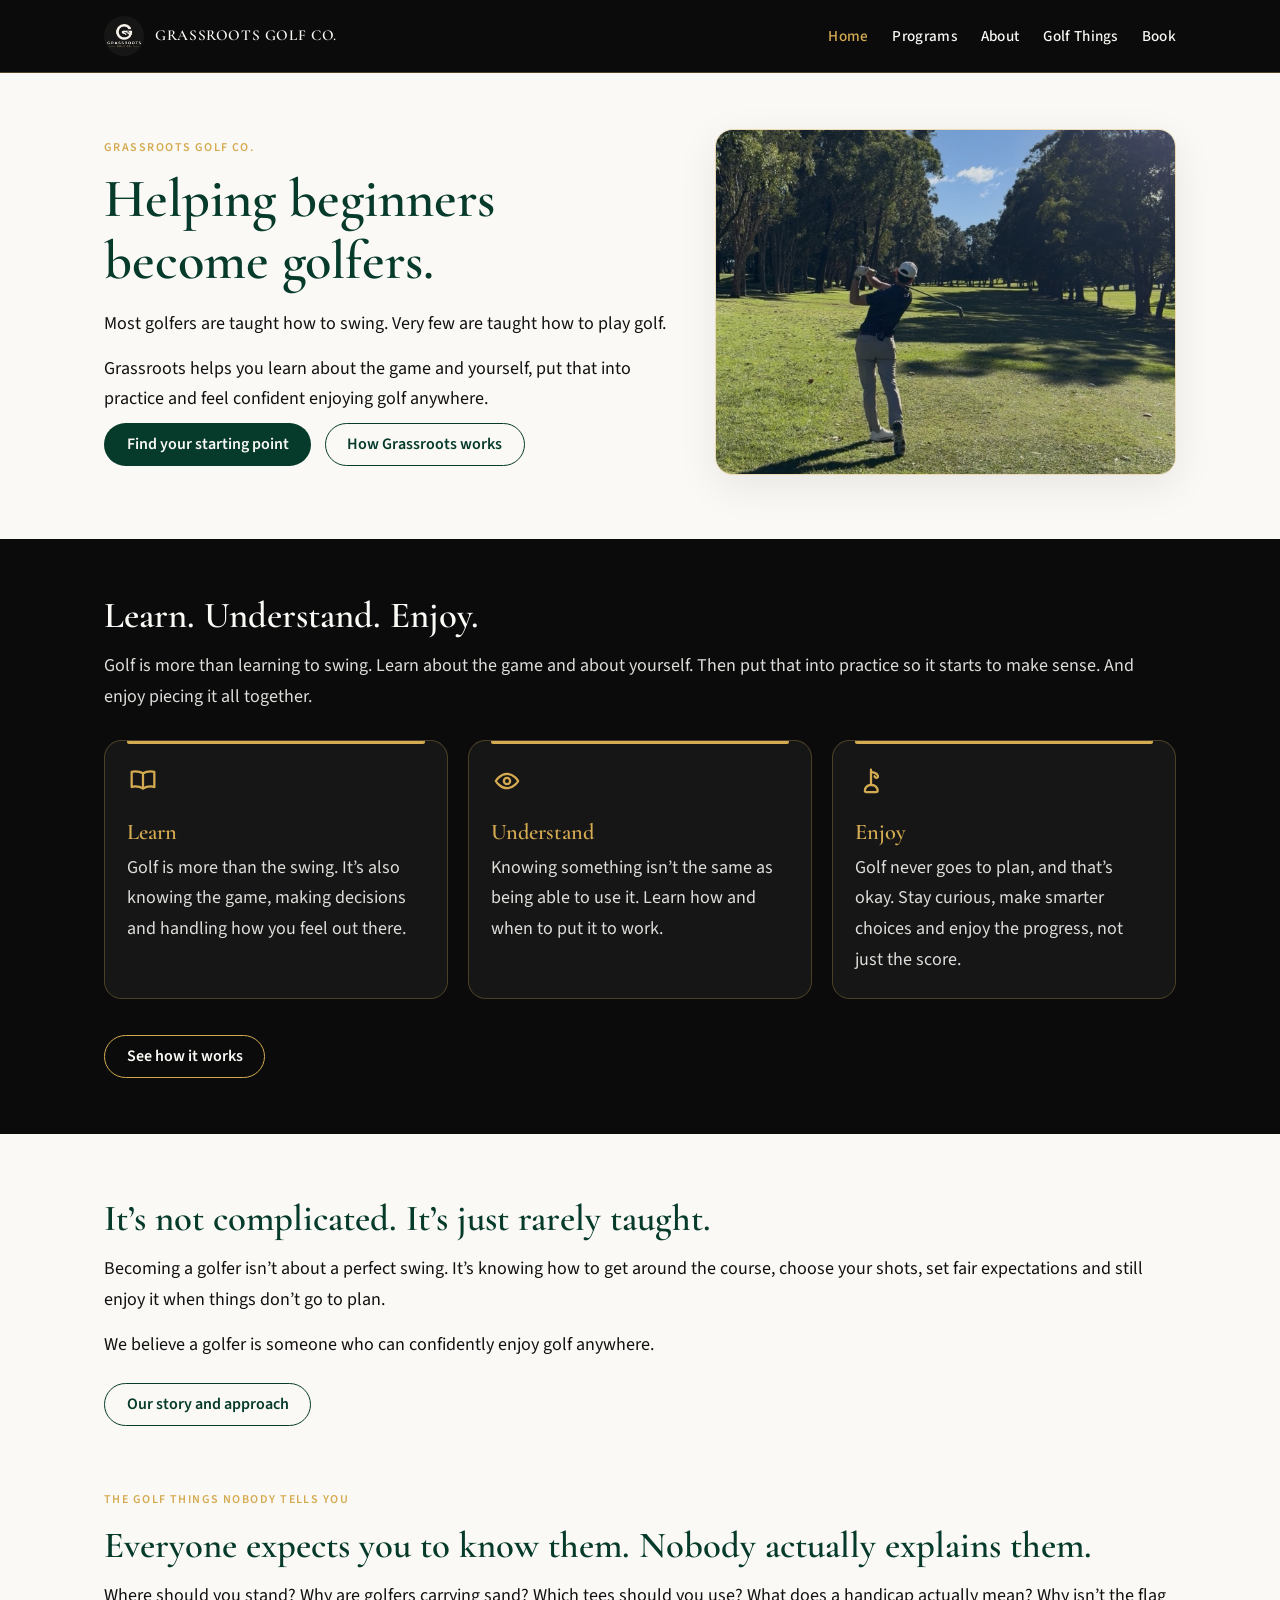
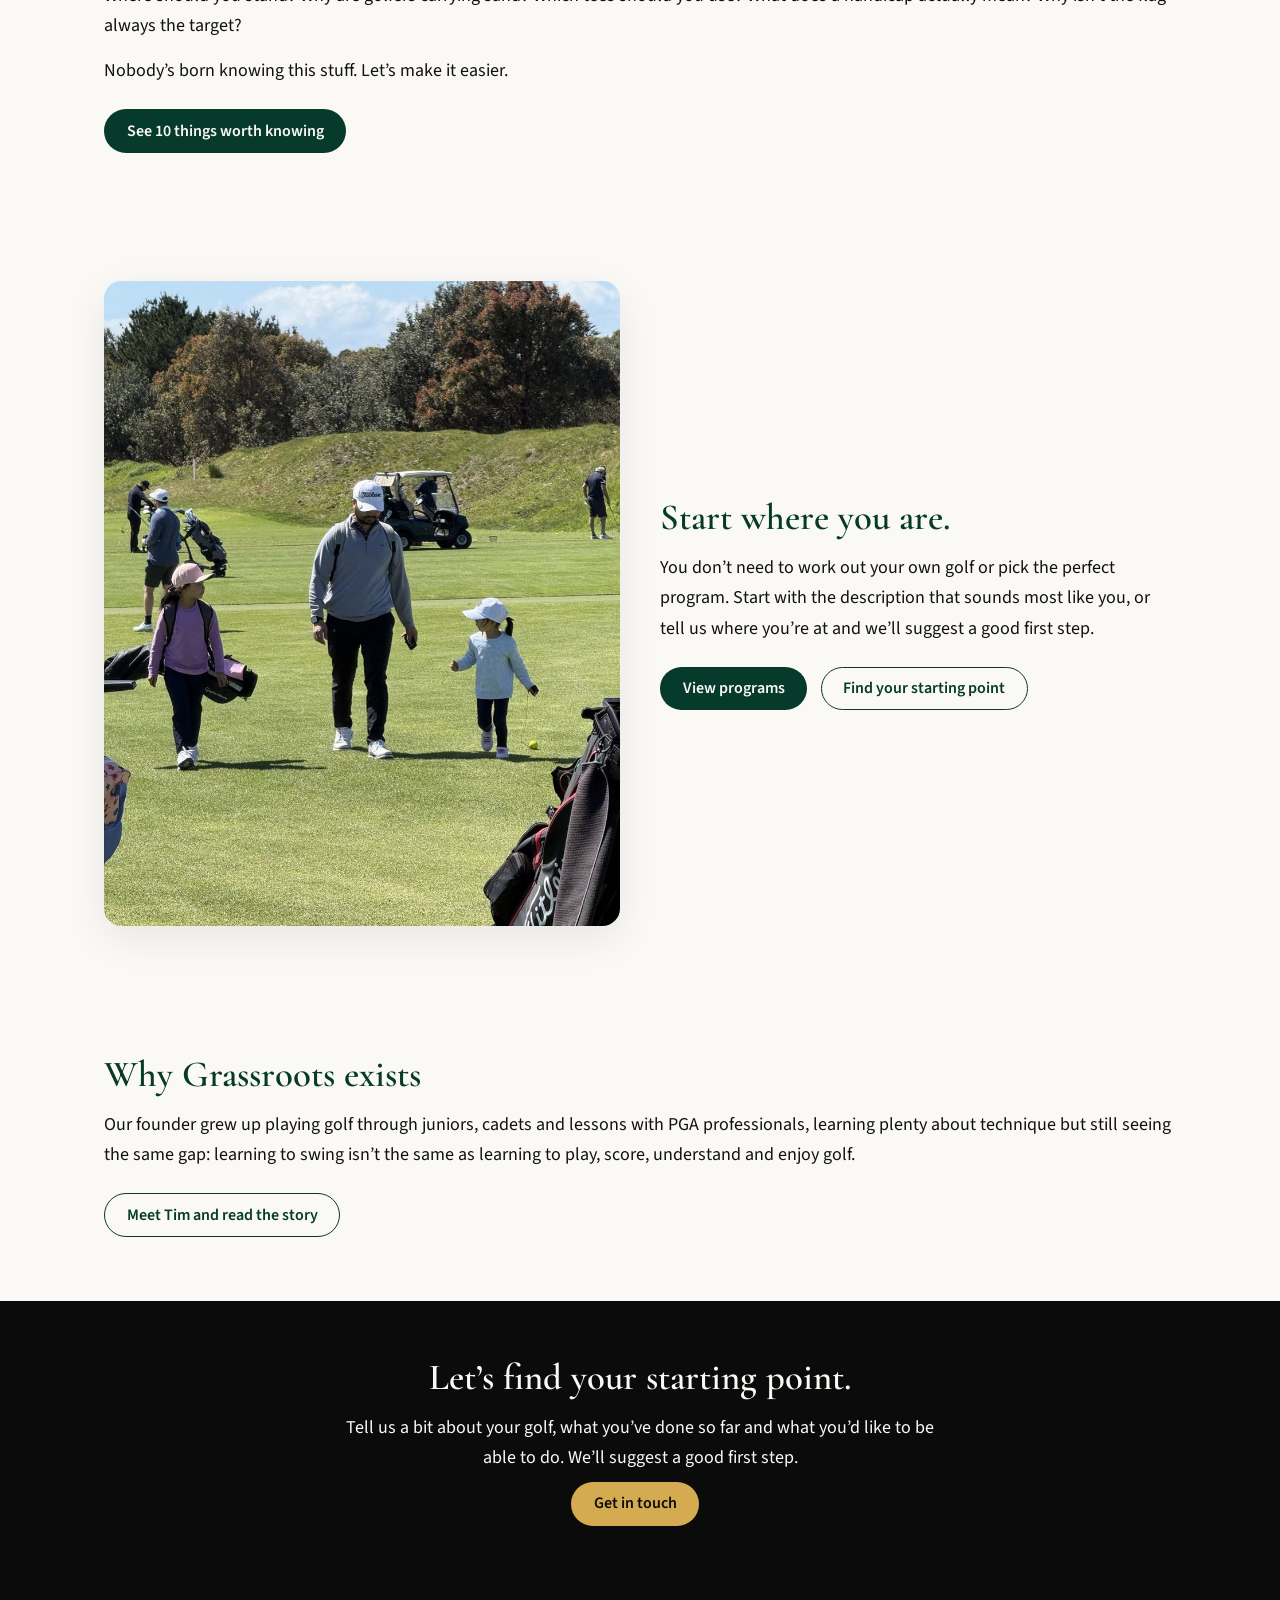
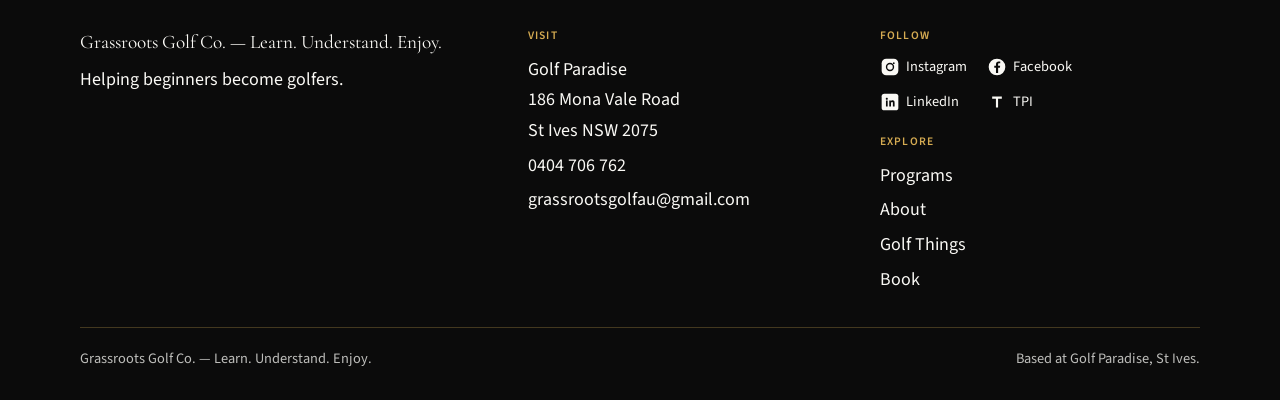
<file: index.html>
<!DOCTYPE html>
<html lang="en-AU">
<head>
  <meta charset="UTF-8">
  <meta name="viewport" content="width=device-width, initial-scale=1.0">
  <title>Grassroots Golf Co. — Helping beginners become golfers</title>
  <meta name="description" content="Learn about the game and yourself, put that into practice and feel confident enjoying golf anywhere.">
  <link rel="icon" href="Grassroots_Golf_LinkedIn_Logo_600x600.png">
  <link rel="preconnect" href="https://fonts.googleapis.com">
  <link rel="preconnect" href="https://fonts.gstatic.com" crossorigin>
  <link href="https://fonts.googleapis.com/css2?family=Cormorant+Garamond:ital,wght@0,500;0,600;0,700;1,500&family=Source+Sans+3:ital,wght@0,400;0,500;0,600;0,700;1,400&display=swap" rel="stylesheet">
  <link rel="stylesheet" href="styles-v2.css">
  
</head>
<body>
  <a class="skip" href="#main">Skip to content</a>
  <header class="site-header">
    <div class="header-inner">
      <a class="logo" href="index.html">
        <img src="Grassroots_Golf_LinkedIn_Logo_600x600.png" alt="" width="48" height="48">
        <span>Grassroots Golf Co.</span>
      </a>
      <button class="nav-toggle" type="button" aria-expanded="false" aria-controls="site-nav" aria-label="Open menu">
        <span class="nav-toggle-bar"></span>
      </button>
      <nav id="site-nav" aria-label="Primary">
        <ul>
          <li><a href="index.html" aria-current="page">Home</a></li>
          <li><a href="programs.html">Programs</a></li>
          <li><a href="about.html">About</a></li>
          <li><a href="golf-things.html">Golf Things</a></li>
          <li><a href="book.html">Book</a></li>
        </ul>
      </nav>
    </div>
  </header>

  <main id="main">
    <section class="hero">
      <div class="wrap hero-grid">
        <div>
          <p class="eyebrow">Grassroots Golf Co.</p>
          <h1>Helping beginners become golfers.</h1>
          <p class="lede">Most golfers are taught how to swing. Very few are taught how to play golf.</p>
          <p>Grassroots helps you learn about the game and yourself, put that into practice and feel confident enjoying golf anywhere.</p>
          <a href="book.html" class="btn primary">Find your starting point</a>
          <a href="about.html" class="btn secondary">How Grassroots works</a>
        </div>
        <figure class="hero-photo">
          <img src="photos/hero-fairway.svg" width="1320" height="991" alt="A golfer mid-swing on a tree-lined fairway under a clear sky.">
        </figure>
      </div>
    </section>

    <section class="band">
      <div class="wrap">
        <h2>Learn. Understand. Enjoy.</h2>
        <p>Golf is more than learning to swing. Learn about the game and about yourself. Then put that into practice so it starts to make sense. And enjoy piecing it all together.</p>
        <div class="cards">
          <div class="card">
            <svg class="card-icon" aria-hidden="true" xmlns="http://www.w3.org/2000/svg" viewBox="0 0 24 24" fill="none" stroke="currentColor" stroke-width="1.7" stroke-linecap="round" stroke-linejoin="round">
  <path d="M12 6.2c-1.6-1-3.7-1.5-5.8-1.5-1.1 0-2 .2-2.7.4v11.4c.8-.3 1.7-.4 2.7-.4 2.1 0 4.2.5 5.8 1.5 1.6-1 3.7-1.5 5.8-1.5 1 0 1.9.1 2.7.4V5.1c-.8-.2-1.7-.4-2.7-.4-2.1 0-4.2.5-5.8 1.5z"/>
  <path d="M12 6.2v11.4"/>
</svg>
            <h3>Learn</h3>
            <p>Golf is more than the swing. It’s also knowing the game, making decisions and handling how you feel out there.</p>
          </div>
          <div class="card">
            <svg class="card-icon" aria-hidden="true" xmlns="http://www.w3.org/2000/svg" viewBox="0 0 24 24" fill="none" stroke="currentColor" stroke-width="1.7" stroke-linecap="round" stroke-linejoin="round">
  <path d="M3.6 12s3.2-5.4 8.4-5.4S20.4 12 20.4 12s-3.2 5.4-8.4 5.4S3.6 12 3.6 12z"/>
  <circle cx="12" cy="12" r="2.35"/>
</svg>
            <h3>Understand</h3>
            <p>Knowing something isn’t the same as being able to use it. Learn how and when to put it to work.</p>
          </div>
          <div class="card">
            <svg class="card-icon" aria-hidden="true" xmlns="http://www.w3.org/2000/svg" viewBox="0 0 24 24" fill="none" stroke="currentColor" stroke-width="1.7" stroke-linecap="round" stroke-linejoin="round">
  <path d="M12 3.5v11.2"/>
  <path d="M12 5.4s3.1 0 4.6 1.7c.7.8.9 1.9.2 2.4-.7.5-1.7-.1-2.2-1.1"/>
  <path d="M8.2 20.4h7.6c.7 0 1.2-.5 1.2-1.2 0-2.3-2-4.2-4.5-4.2h-.6c-2.5 0-4.5 1.9-4.5 4.2 0 .7.5 1.2 1.2 1.2z"/>
</svg>
            <h3>Enjoy</h3>
            <p>Golf never goes to plan, and that’s okay. Stay curious, make smarter choices and enjoy the progress, not just the score.</p>
          </div>
        </div>
        <a href="about.html" class="btn secondary">See how it works</a>
      </div>
    </section>

    <section class="section">
      <div class="wrap">
        <h2>It’s not complicated. It’s just rarely taught.</h2>
        <p>Becoming a golfer isn’t about a perfect swing. It’s knowing how to get around the course, choose your shots, set fair expectations and still enjoy it when things don’t go to plan.</p>
        <p>We believe a golfer is someone who can confidently enjoy golf anywhere.</p>
        <a href="about.html" class="btn secondary">Our story and approach</a>
      </div>
    </section>

    <section class="section" style="padding-top:0">
      <div class="wrap">
        <p class="eyebrow">The Golf Things Nobody Tells You</p>
        <h2>Everyone expects you to know them. Nobody actually explains them.</h2>
        <p>Where should you stand? Why are golfers carrying sand? Which tees should you use? What does a handicap actually mean? Why isn’t the flag always the target?</p>
        <p>Nobody’s born knowing this stuff. Let’s make it easier.</p>
        <a href="golf-things.html" class="btn primary">See 10 things worth knowing</a>
      </div>
    </section>

    <section class="section">
      <div class="wrap split">
        <figure>
          <img src="photos/on-course.svg" width="900" height="1200" alt="A family walking together across a golf course on a sunny day.">
        </figure>
        <div>
          <h2>Start where you are.</h2>
          <p>You don’t need to work out your own golf or pick the perfect program. Start with the description that sounds most like you, or tell us where you’re at and we’ll suggest a good first step.</p>
          <a href="programs.html" class="btn primary">View programs</a>
          <a href="book.html" class="btn secondary">Find your starting point</a>
        </div>
      </div>
    </section>

    <section class="section">
      <div class="wrap">
        <h2>Why Grassroots exists</h2>
        <p>Our founder grew up playing golf through juniors, cadets and lessons with PGA professionals, learning plenty about technique but still seeing the same gap: learning to swing isn’t the same as learning to play, score, understand and enjoy golf.</p>
        <a href="about.html" class="btn secondary">Meet Tim and read the story</a>
      </div>
    </section>

    <section class="cta">
      <div class="wrap">
        <h2>Let’s find your starting point.</h2>
        <p>Tell us a bit about your golf, what you’ve done so far and what you’d like to be able to do. We’ll suggest a good first step.</p>
        <a href="book.html" class="btn primary">Get in touch</a>
      </div>
    </section>
  </main>
  <footer class="site-footer">
    <div class="footer-grid">
      <div>
        <p class="tagline">Grassroots Golf Co. — Learn. Understand. Enjoy.</p>
        <p>Helping beginners become golfers.</p>
      </div>
      <div>
        <p class="footer-label">Visit</p>
        <div class="contact-list">
          <p>Golf Paradise<br>186 Mona Vale Road<br>St Ives NSW 2075</p>
          <p><a href="tel:+61404706762">0404 706 762</a></p>
          <p><a href="mailto:grassrootsgolfau@gmail.com">grassrootsgolfau@gmail.com</a></p>
        </div>
      </div>
      <div>
        <p class="footer-label">Follow</p>
        <div class="social">
          <a href="https://www.instagram.com/grassrootsgolfco/" target="_blank" rel="noopener noreferrer"><svg class="icon" aria-hidden="true" xmlns="http://www.w3.org/2000/svg" viewBox="0 0 24 24">
  <rect x="2" y="2" width="20" height="20" rx="5.5" fill="currentColor"/>
  <circle cx="12" cy="12" r="4.15" fill="none" stroke="var(--icon-fg, #FAF9F5)" stroke-width="1.7"/>
  <circle cx="16.55" cy="7.45" r="1.05" fill="var(--icon-fg, #FAF9F5)"/>
</svg> Instagram</a>
          <a href="https://www.facebook.com/profile.php?id=61594531462794" target="_blank" rel="noopener noreferrer"><svg class="icon" aria-hidden="true" xmlns="http://www.w3.org/2000/svg" viewBox="0 0 24 24">
  <circle cx="12" cy="12" r="10" fill="currentColor"/>
  <path d="M13.35 19.2v-6.35h2.13l.32-2.47h-2.45V8.82c0-.72.2-1.2 1.23-1.2h1.31V5.4c-.23-.03-1.01-.1-1.92-.1-1.9 0-3.2 1.16-3.2 3.28v1.8H8.7v2.47h2.07V19.2h2.58z" fill="var(--icon-fg, #FAF9F5)"/>
</svg> Facebook</a>
          <a href="https://www.linkedin.com/company/grasroots-golf-co" target="_blank" rel="noopener noreferrer"><svg class="icon" aria-hidden="true" xmlns="http://www.w3.org/2000/svg" viewBox="0 0 24 24">
  <rect x="2" y="2" width="20" height="20" rx="3.2" fill="currentColor"/>
  <path d="M7.15 10.05h2.05v7.2H7.15v-7.2zm1.02-3.25c.7 0 1.27.55 1.27 1.24 0 .7-.57 1.26-1.27 1.26-.72 0-1.28-.56-1.28-1.26 0-.69.56-1.24 1.28-1.24zM11.1 10.05h1.97v.98h.03c.27-.52.95-1.07 1.95-1.07 2.09 0 2.47 1.38 2.47 3.17v4.12h-2.05v-3.65c0-.87-.31-1.46-1.09-1.46-.6 0-.95.4-1.11.79-.05.14-.07.33-.07.52v3.8H11.1v-7.2z" fill="var(--icon-fg, #FAF9F5)"/>
</svg> LinkedIn</a>
          <a href="https://www.mytpi.com/experts/775845" target="_blank" rel="noopener noreferrer"><svg class="icon" aria-hidden="true" xmlns="http://www.w3.org/2000/svg" viewBox="0 0 24 24">
  <path d="M6.2 5.4h11.6v2.55h-4.52V18.6h-2.56V7.95H6.2V5.4z" fill="currentColor"/>
</svg> TPI</a>
        </div>
        <p class="footer-label" style="margin-top:1.1rem">Explore</p>
        <ul>
          <li><a href="programs.html">Programs</a></li>
          <li><a href="about.html">About</a></li>
          <li><a href="golf-things.html">Golf Things</a></li>
          <li><a href="book.html">Book</a></li>
        </ul>
      </div>
    </div>
    <div class="footer-base">
      <p>Grassroots Golf Co. — Learn. Understand. Enjoy.</p>
      <p>Based at Golf Paradise, St Ives.</p>
    </div>
  </footer>
  <script src="site.js"></script>
</body>
</html>
</file>
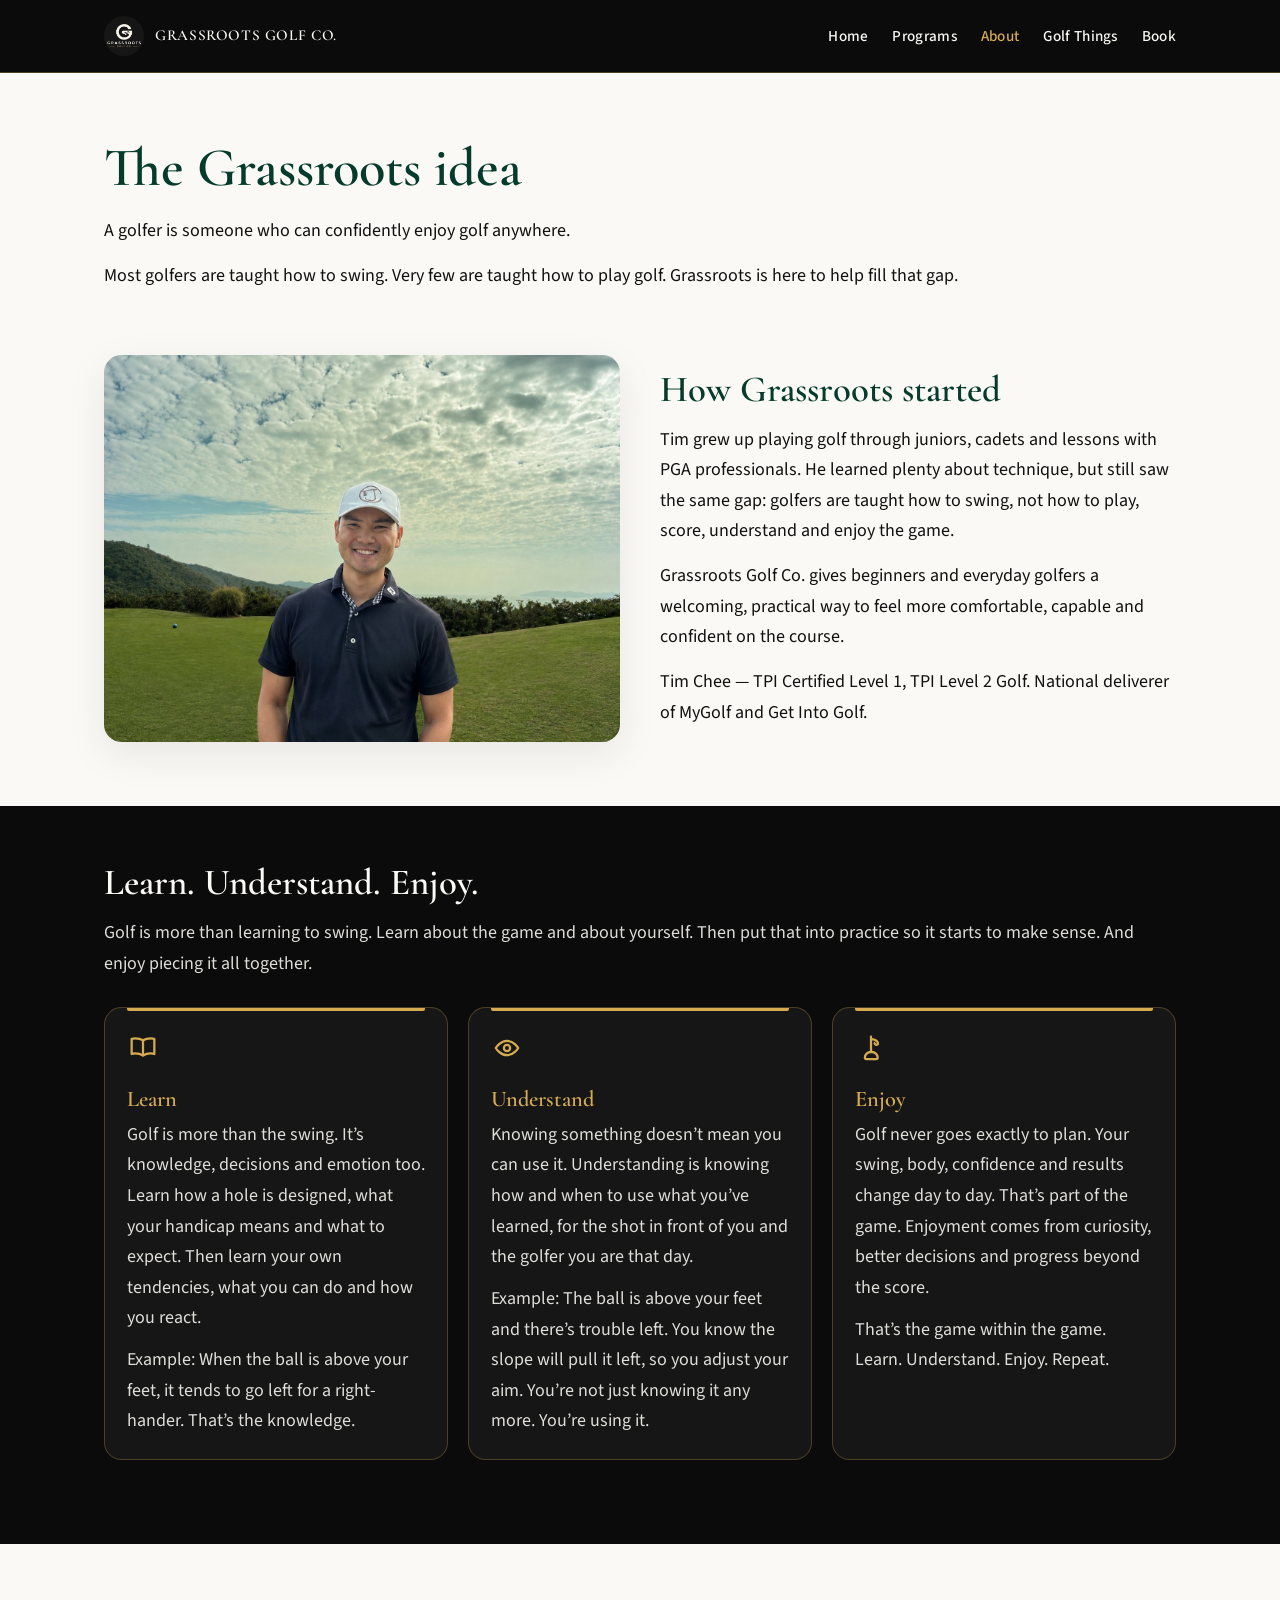
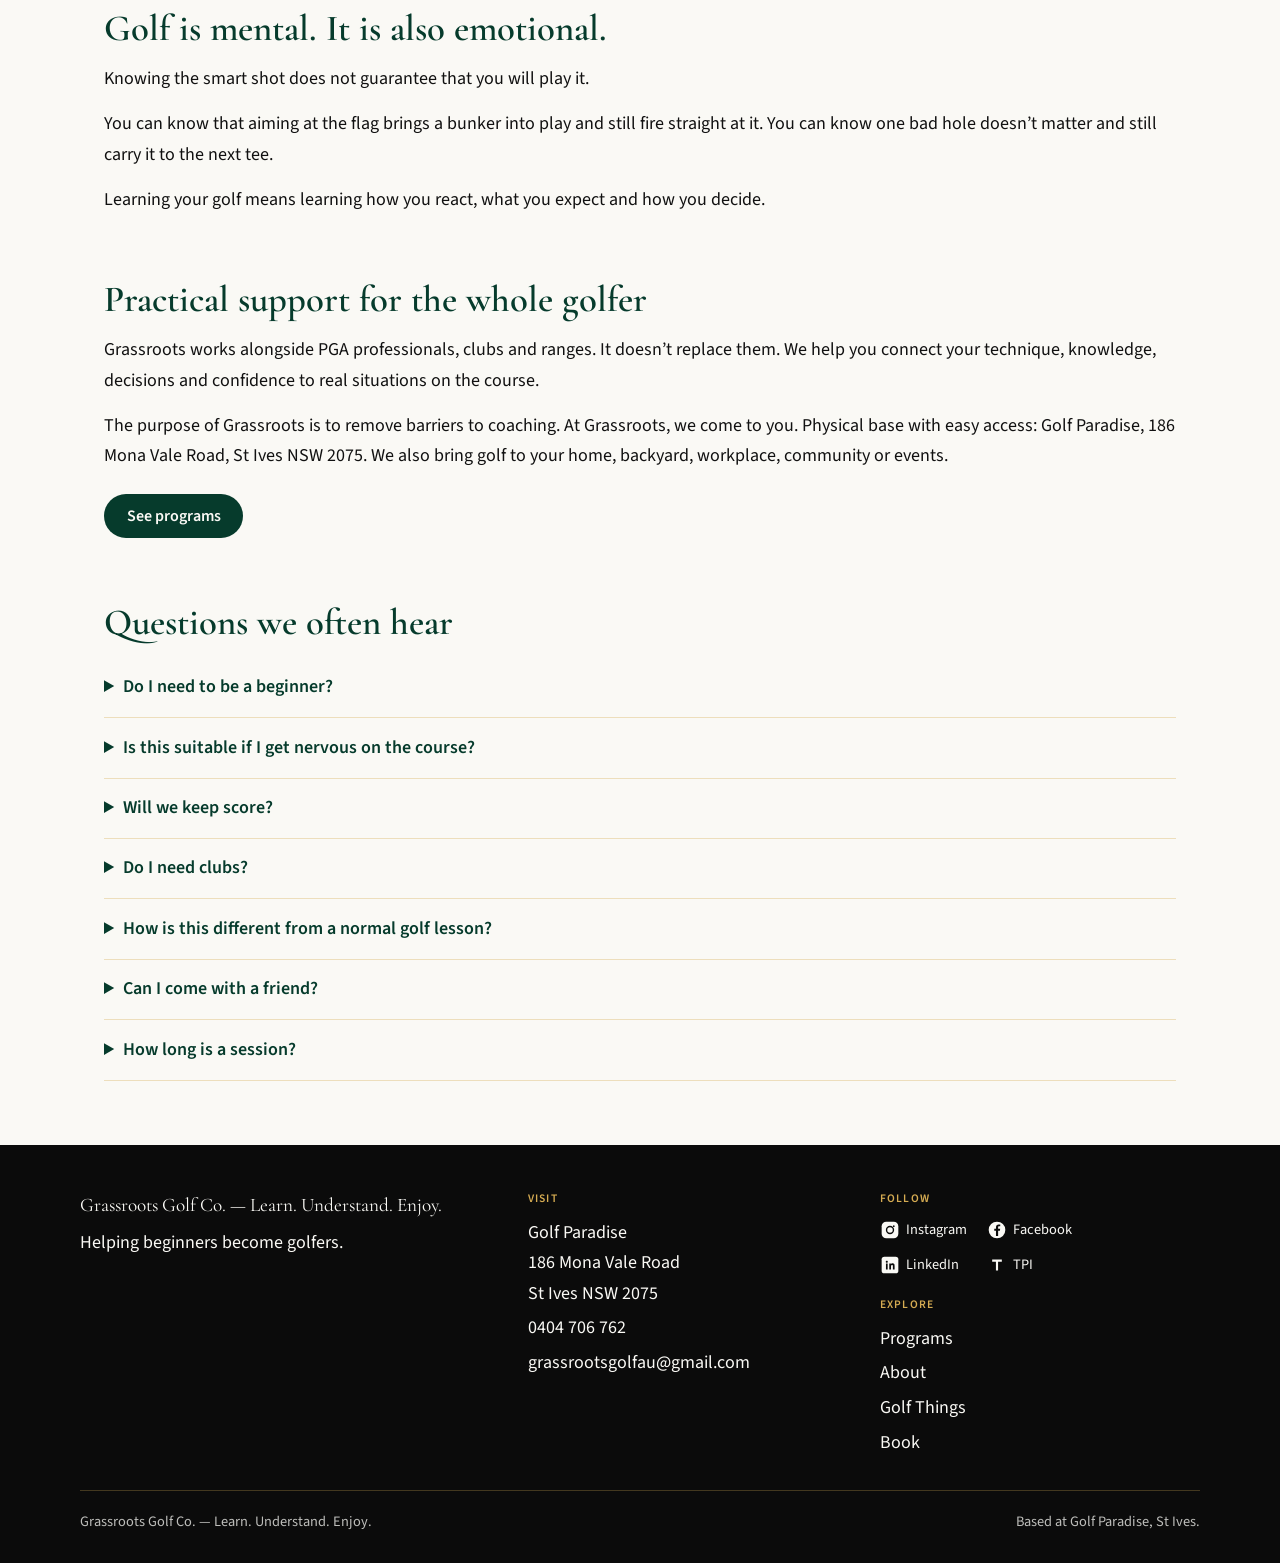
<file: about.html>
<!DOCTYPE html>
<html lang="en-AU">
<head>
  <meta charset="UTF-8">
  <meta name="viewport" content="width=device-width, initial-scale=1.0">
  <title>Our Philosophy | Grassroots Golf Co.</title>
  <meta name="description" content="Discover the Grassroots approach: learn about golf and yourself, use it in real situations and enjoy piecing it all together.">
  <link rel="icon" href="Grassroots_Golf_LinkedIn_Logo_600x600.png">
  <link rel="preconnect" href="https://fonts.googleapis.com">
  <link rel="preconnect" href="https://fonts.gstatic.com" crossorigin>
  <link href="https://fonts.googleapis.com/css2?family=Cormorant+Garamond:ital,wght@0,500;0,600;0,700;1,500&family=Source+Sans+3:ital,wght@0,400;0,500;0,600;0,700;1,400&display=swap" rel="stylesheet">
  <link rel="stylesheet" href="styles-v2.css">
  
</head>
<body>
  <a class="skip" href="#main">Skip to content</a>
  <header class="site-header">
    <div class="header-inner">
      <a class="logo" href="index.html">
        <img src="Grassroots_Golf_LinkedIn_Logo_600x600.png" alt="" width="48" height="48">
        <span>Grassroots Golf Co.</span>
      </a>
      <button class="nav-toggle" type="button" aria-expanded="false" aria-controls="site-nav" aria-label="Open menu">
        <span class="nav-toggle-bar"></span>
      </button>
      <nav id="site-nav" aria-label="Primary">
        <ul>
          <li><a href="index.html">Home</a></li>
          <li><a href="programs.html">Programs</a></li>
          <li><a href="about.html" aria-current="page">About</a></li>
          <li><a href="golf-things.html">Golf Things</a></li>
          <li><a href="book.html">Book</a></li>
        </ul>
      </nav>
    </div>
  </header>

  <main id="main">
    <section class="section">
      <div class="wrap">
        <h1>The Grassroots idea</h1>
        <p>A golfer is someone who can confidently enjoy golf anywhere.</p>
        <p>Most golfers are taught how to swing. Very few are taught how to play golf. Grassroots is here to help fill that gap.</p>
      </div>
    </section>

    <section class="section" style="padding-top:0">
      <div class="wrap split wide">
        <figure>
          <img src="photos/tim-founder.svg" width="1400" height="1050" alt="Tim Chee, founder of Grassroots Golf Co., smiling on a golf course.">
        </figure>
        <div>
          <h2>How Grassroots started</h2>
          <p>Tim grew up playing golf through juniors, cadets and lessons with PGA professionals. He learned plenty about technique, but still saw the same gap: golfers are taught how to swing, not how to play, score, understand and enjoy the game.</p>
          <p>Grassroots Golf Co. gives beginners and everyday golfers a welcoming, practical way to feel more comfortable, capable and confident on the course.</p>
          <p>Tim Chee — TPI Certified Level 1, TPI Level 2 Golf. National deliverer of MyGolf and Get Into Golf.</p>
        </div>
      </div>
    </section>

    <section class="band">
      <div class="wrap">
        <h2>Learn. Understand. Enjoy.</h2>
        <p>Golf is more than learning to swing. Learn about the game and about yourself. Then put that into practice so it starts to make sense. And enjoy piecing it all together.</p>
        <div class="cards">
          <div class="card">
            <svg class="card-icon" aria-hidden="true" xmlns="http://www.w3.org/2000/svg" viewBox="0 0 24 24" fill="none" stroke="currentColor" stroke-width="1.7" stroke-linecap="round" stroke-linejoin="round">
  <path d="M12 6.2c-1.6-1-3.7-1.5-5.8-1.5-1.1 0-2 .2-2.7.4v11.4c.8-.3 1.7-.4 2.7-.4 2.1 0 4.2.5 5.8 1.5 1.6-1 3.7-1.5 5.8-1.5 1 0 1.9.1 2.7.4V5.1c-.8-.2-1.7-.4-2.7-.4-2.1 0-4.2.5-5.8 1.5z"/>
  <path d="M12 6.2v11.4"/>
</svg>
            <h3>Learn</h3>
            <p>Golf is more than the swing. It’s knowledge, decisions and emotion too. Learn how a hole is designed, what your handicap means and what to expect. Then learn your own tendencies, what you can do and how you react.</p>
            <p>Example: When the ball is above your feet, it tends to go left for a right-hander. That’s the knowledge.</p>
          </div>
          <div class="card">
            <svg class="card-icon" aria-hidden="true" xmlns="http://www.w3.org/2000/svg" viewBox="0 0 24 24" fill="none" stroke="currentColor" stroke-width="1.7" stroke-linecap="round" stroke-linejoin="round">
  <path d="M3.6 12s3.2-5.4 8.4-5.4S20.4 12 20.4 12s-3.2 5.4-8.4 5.4S3.6 12 3.6 12z"/>
  <circle cx="12" cy="12" r="2.35"/>
</svg>
            <h3>Understand</h3>
            <p>Knowing something doesn’t mean you can use it. Understanding is knowing how and when to use what you’ve learned, for the shot in front of you and the golfer you are that day.</p>
            <p>Example: The ball is above your feet and there’s trouble left. You know the slope will pull it left, so you adjust your aim. You’re not just knowing it any more. You’re using it.</p>
          </div>
          <div class="card">
            <svg class="card-icon" aria-hidden="true" xmlns="http://www.w3.org/2000/svg" viewBox="0 0 24 24" fill="none" stroke="currentColor" stroke-width="1.7" stroke-linecap="round" stroke-linejoin="round">
  <path d="M12 3.5v11.2"/>
  <path d="M12 5.4s3.1 0 4.6 1.7c.7.8.9 1.9.2 2.4-.7.5-1.7-.1-2.2-1.1"/>
  <path d="M8.2 20.4h7.6c.7 0 1.2-.5 1.2-1.2 0-2.3-2-4.2-4.5-4.2h-.6c-2.5 0-4.5 1.9-4.5 4.2 0 .7.5 1.2 1.2 1.2z"/>
</svg>
            <h3>Enjoy</h3>
            <p>Golf never goes exactly to plan. Your swing, body, confidence and results change day to day. That’s part of the game. Enjoyment comes from curiosity, better decisions and progress beyond the score.</p>
            <p>That’s the game within the game. Learn. Understand. Enjoy. Repeat.</p>
          </div>
        </div>
      </div>
    </section>

    <section class="section">
      <div class="wrap">
        <h2>Golf is mental. It is also emotional.</h2>
        <p>Knowing the smart shot does not guarantee that you will play it.</p>
        <p>You can know that aiming at the flag brings a bunker into play and still fire straight at it. You can know one bad hole doesn’t matter and still carry it to the next tee.</p>
        <p>Learning your golf means learning how you react, what you expect and how you decide.</p>
      </div>
    </section>

    <section class="section" style="padding-top:0">
      <div class="wrap">
        <h2>Practical support for the whole golfer</h2>
        <p>Grassroots works alongside PGA professionals, clubs and ranges. It doesn’t replace them. We help you connect your technique, knowledge, decisions and confidence to real situations on the course.</p>
        <p>The purpose of Grassroots is to remove barriers to coaching. At Grassroots, we come to you. Physical base with easy access: Golf Paradise, 186 Mona Vale Road, St Ives NSW 2075. We also bring golf to your home, backyard, workplace, community or events.</p>
        <a href="programs.html" class="btn primary">See programs</a>
      </div>
    </section>

    <section class="section" style="padding-top:0">
      <div class="wrap faq">
        <h2>Questions we often hear</h2>
        <details>
          <summary>Do I need to be a beginner?</summary>
          <p>No. We work with beginners, returning golfers, and people who already play but want more confidence and understanding on the course.</p>
        </details>
        <details>
          <summary>Is this suitable if I get nervous on the course?</summary>
          <p>Yes. A big part of what we do is helping golf feel less intimidating. The environment is practical, supportive and low pressure.</p>
        </details>
        <details>
          <summary>Will we keep score?</summary>
          <p>Only if it helps you. The focus is learning, confidence and enjoyment — not chasing a number.</p>
        </details>
        <details>
          <summary>Do I need clubs?</summary>
          <p>Bring them if you have them. If you don’t, mention it when you get in touch.</p>
        </details>
        <details>
          <summary>How is this different from a normal golf lesson?</summary>
          <p>The focus is comfortable playing: decisions, etiquette, expectations and real situations — not just the swing. We complement PGA professionals; we do not replace them.</p>
        </details>
        <details>
          <summary>Can I come with a friend?</summary>
          <p>Yes. Group Guided Golf is for groups of 3–4, and you are welcome to invite a friend. They should get in touch too, so their place can be accounted for.</p>
        </details>
        <details>
          <summary>How long is a session?</summary>
          <p>Sessions are 2 hours.</p>
        </details>
      </div>
    </section>
  </main>
  <footer class="site-footer">
    <div class="footer-grid">
      <div>
        <p class="tagline">Grassroots Golf Co. — Learn. Understand. Enjoy.</p>
        <p>Helping beginners become golfers.</p>
      </div>
      <div>
        <p class="footer-label">Visit</p>
        <div class="contact-list">
          <p>Golf Paradise<br>186 Mona Vale Road<br>St Ives NSW 2075</p>
          <p><a href="tel:+61404706762">0404 706 762</a></p>
          <p><a href="mailto:grassrootsgolfau@gmail.com">grassrootsgolfau@gmail.com</a></p>
        </div>
      </div>
      <div>
        <p class="footer-label">Follow</p>
        <div class="social">
          <a href="https://www.instagram.com/grassrootsgolfco/" target="_blank" rel="noopener noreferrer"><svg class="icon" aria-hidden="true" xmlns="http://www.w3.org/2000/svg" viewBox="0 0 24 24">
  <rect x="2" y="2" width="20" height="20" rx="5.5" fill="currentColor"/>
  <circle cx="12" cy="12" r="4.15" fill="none" stroke="var(--icon-fg, #FAF9F5)" stroke-width="1.7"/>
  <circle cx="16.55" cy="7.45" r="1.05" fill="var(--icon-fg, #FAF9F5)"/>
</svg> Instagram</a>
          <a href="https://www.facebook.com/profile.php?id=61594531462794" target="_blank" rel="noopener noreferrer"><svg class="icon" aria-hidden="true" xmlns="http://www.w3.org/2000/svg" viewBox="0 0 24 24">
  <circle cx="12" cy="12" r="10" fill="currentColor"/>
  <path d="M13.35 19.2v-6.35h2.13l.32-2.47h-2.45V8.82c0-.72.2-1.2 1.23-1.2h1.31V5.4c-.23-.03-1.01-.1-1.92-.1-1.9 0-3.2 1.16-3.2 3.28v1.8H8.7v2.47h2.07V19.2h2.58z" fill="var(--icon-fg, #FAF9F5)"/>
</svg> Facebook</a>
          <a href="https://www.linkedin.com/company/grasroots-golf-co" target="_blank" rel="noopener noreferrer"><svg class="icon" aria-hidden="true" xmlns="http://www.w3.org/2000/svg" viewBox="0 0 24 24">
  <rect x="2" y="2" width="20" height="20" rx="3.2" fill="currentColor"/>
  <path d="M7.15 10.05h2.05v7.2H7.15v-7.2zm1.02-3.25c.7 0 1.27.55 1.27 1.24 0 .7-.57 1.26-1.27 1.26-.72 0-1.28-.56-1.28-1.26 0-.69.56-1.24 1.28-1.24zM11.1 10.05h1.97v.98h.03c.27-.52.95-1.07 1.95-1.07 2.09 0 2.47 1.38 2.47 3.17v4.12h-2.05v-3.65c0-.87-.31-1.46-1.09-1.46-.6 0-.95.4-1.11.79-.05.14-.07.33-.07.52v3.8H11.1v-7.2z" fill="var(--icon-fg, #FAF9F5)"/>
</svg> LinkedIn</a>
          <a href="https://www.mytpi.com/experts/775845" target="_blank" rel="noopener noreferrer"><svg class="icon" aria-hidden="true" xmlns="http://www.w3.org/2000/svg" viewBox="0 0 24 24">
  <path d="M6.2 5.4h11.6v2.55h-4.52V18.6h-2.56V7.95H6.2V5.4z" fill="currentColor"/>
</svg> TPI</a>
        </div>
        <p class="footer-label" style="margin-top:1.1rem">Explore</p>
        <ul>
          <li><a href="programs.html">Programs</a></li>
          <li><a href="about.html">About</a></li>
          <li><a href="golf-things.html">Golf Things</a></li>
          <li><a href="book.html">Book</a></li>
        </ul>
      </div>
    </div>
    <div class="footer-base">
      <p>Grassroots Golf Co. — Learn. Understand. Enjoy.</p>
      <p>Based at Golf Paradise, St Ives.</p>
    </div>
  </footer>
  <script src="site.js"></script>
</body>
</html>
</file>
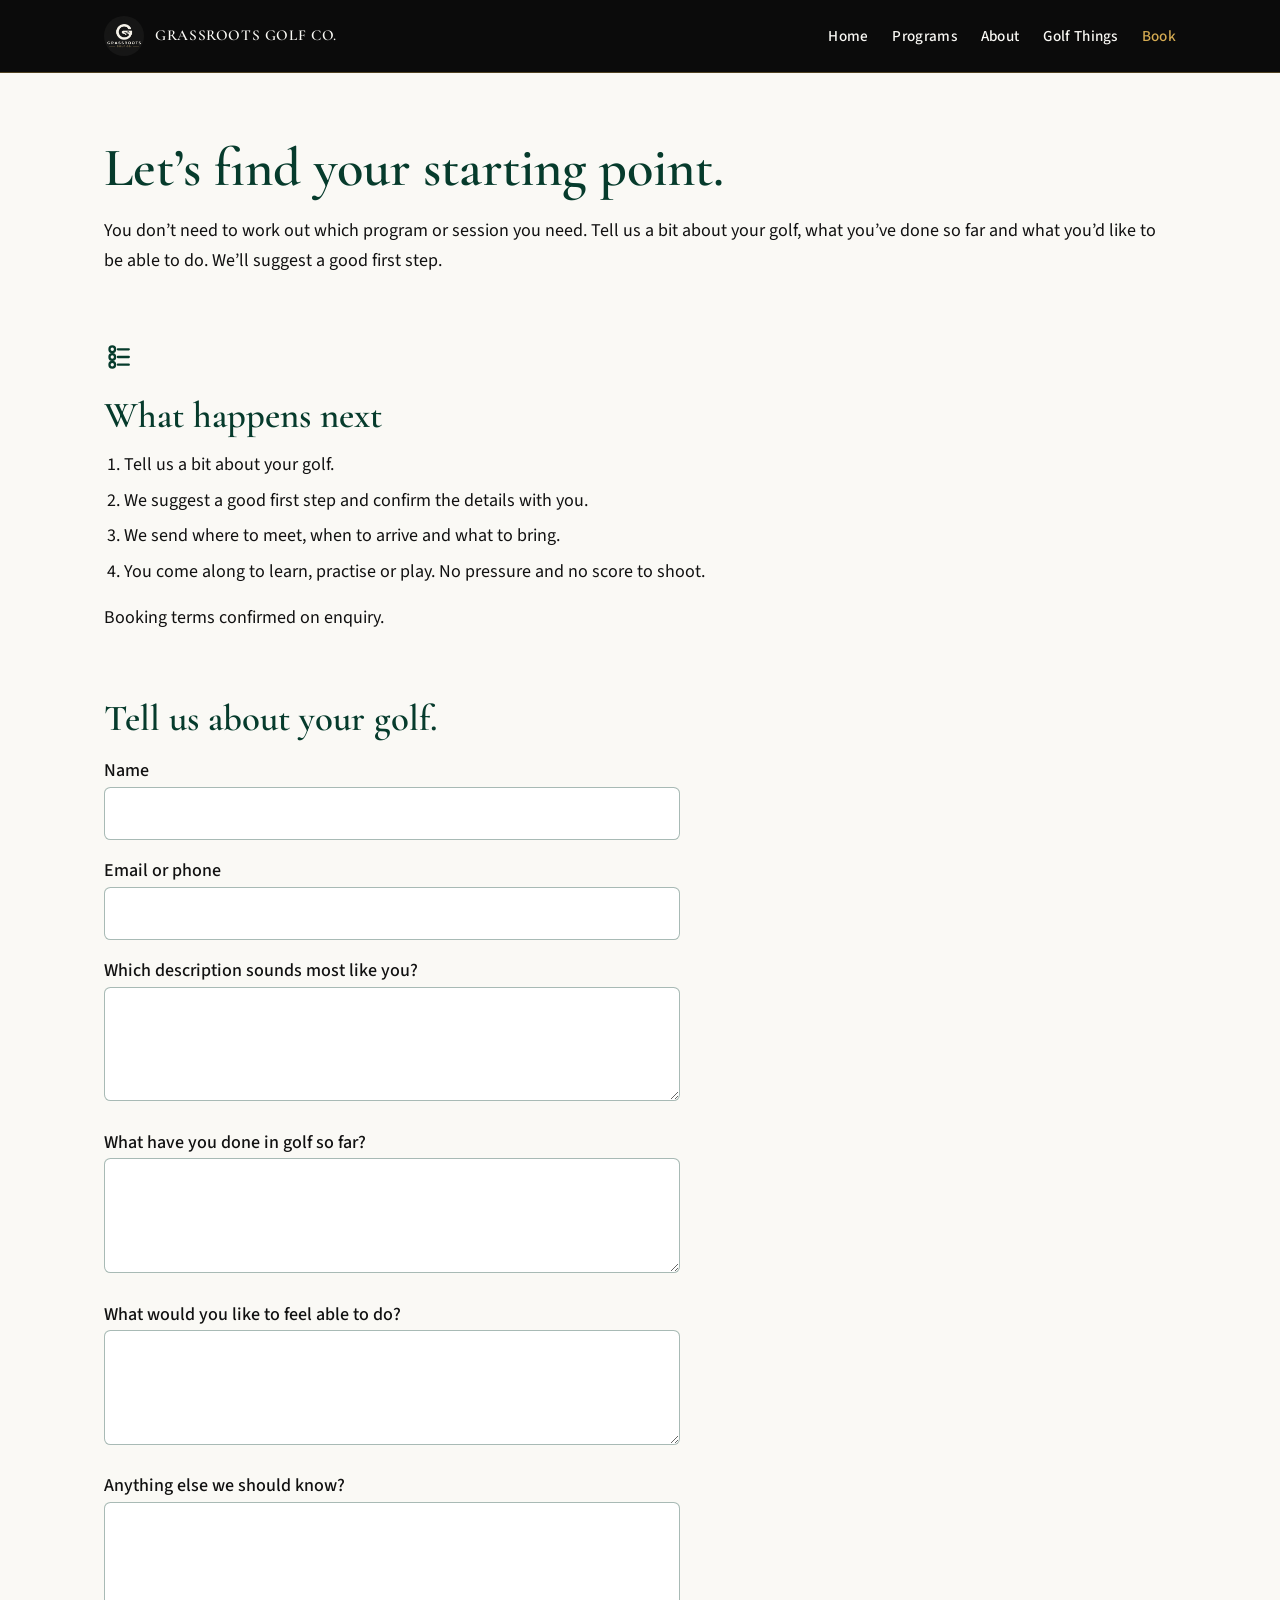
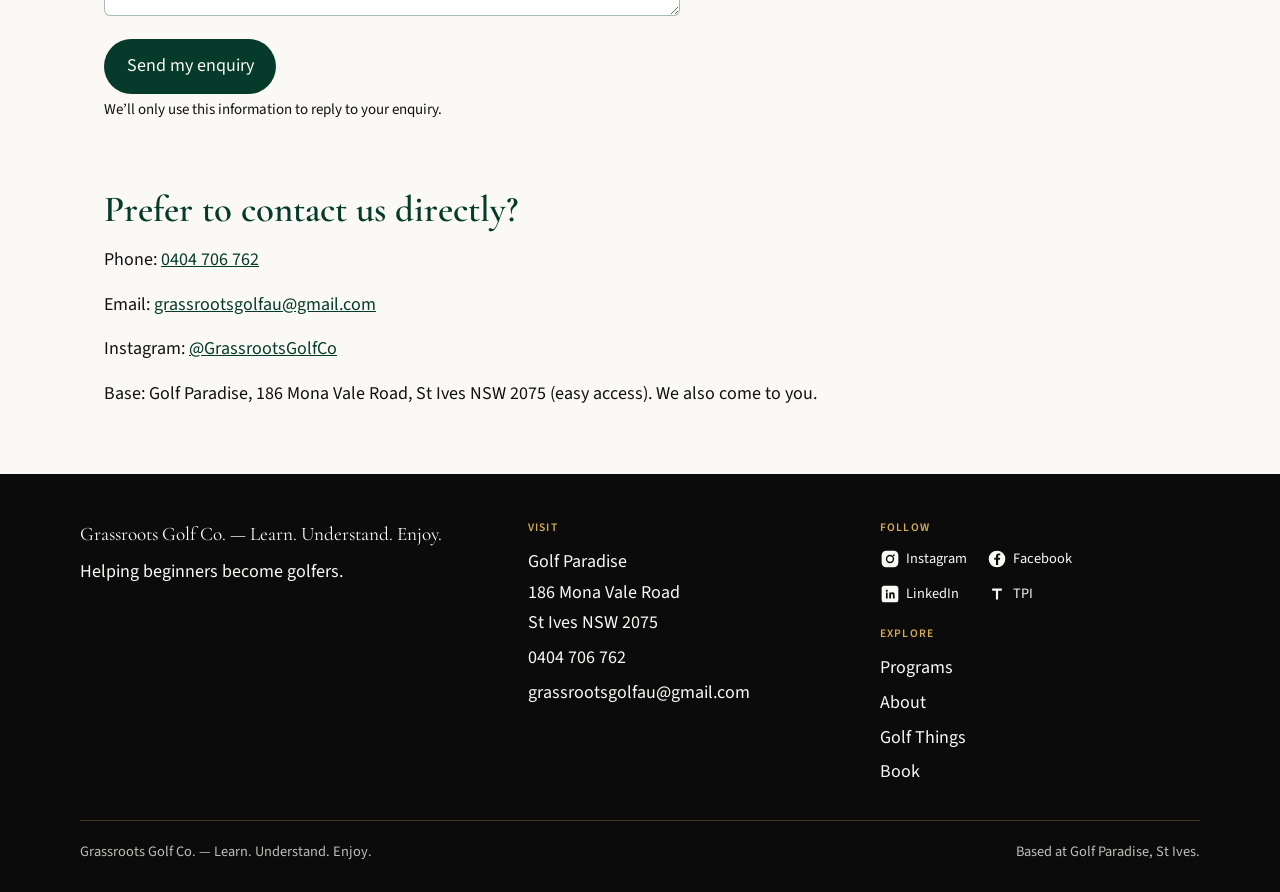
<file: book.html>
<!DOCTYPE html>
<html lang="en-AU">
<head>
  <meta charset="UTF-8">
  <meta name="viewport" content="width=device-width, initial-scale=1.0">
  <title>Find Your Starting Point | Grassroots Golf Co.</title>
  <meta name="description" content="Tell us where you’re at and we’ll suggest a good first step for learning, practising or playing golf.">
  <link rel="icon" href="Grassroots_Golf_LinkedIn_Logo_600x600.png">
  <link rel="preconnect" href="https://fonts.googleapis.com">
  <link rel="preconnect" href="https://fonts.gstatic.com" crossorigin>
  <link href="https://fonts.googleapis.com/css2?family=Cormorant+Garamond:ital,wght@0,500;0,600;0,700;1,500&family=Source+Sans+3:ital,wght@0,400;0,500;0,600;0,700;1,400&display=swap" rel="stylesheet">
  <link rel="stylesheet" href="styles-v2.css">
  
</head>
<body>
  <a class="skip" href="#main">Skip to content</a>
  <header class="site-header">
    <div class="header-inner">
      <a class="logo" href="index.html">
        <img src="Grassroots_Golf_LinkedIn_Logo_600x600.png" alt="" width="48" height="48">
        <span>Grassroots Golf Co.</span>
      </a>
      <button class="nav-toggle" type="button" aria-expanded="false" aria-controls="site-nav" aria-label="Open menu">
        <span class="nav-toggle-bar"></span>
      </button>
      <nav id="site-nav" aria-label="Primary">
        <ul>
          <li><a href="index.html">Home</a></li>
          <li><a href="programs.html">Programs</a></li>
          <li><a href="about.html">About</a></li>
          <li><a href="golf-things.html">Golf Things</a></li>
          <li><a href="book.html" aria-current="page">Book</a></li>
        </ul>
      </nav>
    </div>
  </header>

  <main id="main">
    <section class="section">
      <div class="wrap">
        <h1>Let’s find your starting point.</h1>
        <p>You don’t need to work out which program or session you need. Tell us a bit about your golf, what you’ve done so far and what you’d like to be able to do. We’ll suggest a good first step.</p>
      </div>
    </section>

    <section class="section" style="padding-top:0">
      <div class="wrap">
        <svg class="card-icon" aria-hidden="true" xmlns="http://www.w3.org/2000/svg" viewBox="0 0 24 24" fill="none" stroke="currentColor" stroke-width="1.7" stroke-linecap="round" stroke-linejoin="round">
  <circle cx="6.2" cy="6.2" r="2.1"/>
  <circle cx="6.2" cy="12" r="2.1"/>
  <circle cx="6.2" cy="17.8" r="2.1"/>
  <path d="M10.4 6.2h8.2M10.4 12h8.2M10.4 17.8h8.2"/>
</svg>
        <h2>What happens next</h2>
        <ol>
          <li>Tell us a bit about your golf.</li>
          <li>We suggest a good first step and confirm the details with you.</li>
          <li>We send where to meet, when to arrive and what to bring.</li>
          <li>You come along to learn, practise or play. No pressure and no score to shoot.</li>
        </ol>
        <p>Booking terms confirmed on enquiry.</p>
      </div>
    </section>

    <section class="section" style="padding-top:0" id="contact">
      <div class="wrap">
        <h2>Tell us about your golf.</h2>
        <form action="mailto:grassrootsgolfau@gmail.com" method="post" enctype="text/plain">
          <label>Name<br><input type="text" name="name" required></label>
          <label>Email or phone<br><input type="text" name="contact" required></label>
          <label>Which description sounds most like you?<br><textarea name="description" rows="3"></textarea></label>
          <label>What have you done in golf so far?<br><textarea name="experience" rows="3"></textarea></label>
          <label>What would you like to feel able to do?<br><textarea name="goals" rows="3"></textarea></label>
          <label>Anything else we should know?<br><textarea name="other" rows="3"></textarea></label>
          <p><button type="submit" class="btn primary">Send my enquiry</button></p>
        </form>
        <p><small>We’ll only use this information to reply to your enquiry.</small></p>
      </div>
    </section>

    <section class="section" style="padding-top:0">
      <div class="wrap">
        <h2>Prefer to contact us directly?</h2>
        <p>Phone: <a href="tel:+61404706762">0404 706 762</a></p>
        <p>Email: <a href="mailto:grassrootsgolfau@gmail.com">grassrootsgolfau@gmail.com</a></p>
        <p>Instagram: <a href="https://www.instagram.com/grassrootsgolfco/" target="_blank" rel="noopener noreferrer">@GrassrootsGolfCo</a></p>
        <p>Base: Golf Paradise, 186 Mona Vale Road, St Ives NSW 2075 (easy access). We also come to you.</p>
      </div>
    </section>
  </main>
  <footer class="site-footer">
    <div class="footer-grid">
      <div>
        <p class="tagline">Grassroots Golf Co. — Learn. Understand. Enjoy.</p>
        <p>Helping beginners become golfers.</p>
      </div>
      <div>
        <p class="footer-label">Visit</p>
        <div class="contact-list">
          <p>Golf Paradise<br>186 Mona Vale Road<br>St Ives NSW 2075</p>
          <p><a href="tel:+61404706762">0404 706 762</a></p>
          <p><a href="mailto:grassrootsgolfau@gmail.com">grassrootsgolfau@gmail.com</a></p>
        </div>
      </div>
      <div>
        <p class="footer-label">Follow</p>
        <div class="social">
          <a href="https://www.instagram.com/grassrootsgolfco/" target="_blank" rel="noopener noreferrer"><svg class="icon" aria-hidden="true" xmlns="http://www.w3.org/2000/svg" viewBox="0 0 24 24">
  <rect x="2" y="2" width="20" height="20" rx="5.5" fill="currentColor"/>
  <circle cx="12" cy="12" r="4.15" fill="none" stroke="var(--icon-fg, #FAF9F5)" stroke-width="1.7"/>
  <circle cx="16.55" cy="7.45" r="1.05" fill="var(--icon-fg, #FAF9F5)"/>
</svg> Instagram</a>
          <a href="https://www.facebook.com/profile.php?id=61594531462794" target="_blank" rel="noopener noreferrer"><svg class="icon" aria-hidden="true" xmlns="http://www.w3.org/2000/svg" viewBox="0 0 24 24">
  <circle cx="12" cy="12" r="10" fill="currentColor"/>
  <path d="M13.35 19.2v-6.35h2.13l.32-2.47h-2.45V8.82c0-.72.2-1.2 1.23-1.2h1.31V5.4c-.23-.03-1.01-.1-1.92-.1-1.9 0-3.2 1.16-3.2 3.28v1.8H8.7v2.47h2.07V19.2h2.58z" fill="var(--icon-fg, #FAF9F5)"/>
</svg> Facebook</a>
          <a href="https://www.linkedin.com/company/grasroots-golf-co" target="_blank" rel="noopener noreferrer"><svg class="icon" aria-hidden="true" xmlns="http://www.w3.org/2000/svg" viewBox="0 0 24 24">
  <rect x="2" y="2" width="20" height="20" rx="3.2" fill="currentColor"/>
  <path d="M7.15 10.05h2.05v7.2H7.15v-7.2zm1.02-3.25c.7 0 1.27.55 1.27 1.24 0 .7-.57 1.26-1.27 1.26-.72 0-1.28-.56-1.28-1.26 0-.69.56-1.24 1.28-1.24zM11.1 10.05h1.97v.98h.03c.27-.52.95-1.07 1.95-1.07 2.09 0 2.47 1.38 2.47 3.17v4.12h-2.05v-3.65c0-.87-.31-1.46-1.09-1.46-.6 0-.95.4-1.11.79-.05.14-.07.33-.07.52v3.8H11.1v-7.2z" fill="var(--icon-fg, #FAF9F5)"/>
</svg> LinkedIn</a>
          <a href="https://www.mytpi.com/experts/775845" target="_blank" rel="noopener noreferrer"><svg class="icon" aria-hidden="true" xmlns="http://www.w3.org/2000/svg" viewBox="0 0 24 24">
  <path d="M6.2 5.4h11.6v2.55h-4.52V18.6h-2.56V7.95H6.2V5.4z" fill="currentColor"/>
</svg> TPI</a>
        </div>
        <p class="footer-label" style="margin-top:1.1rem">Explore</p>
        <ul>
          <li><a href="programs.html">Programs</a></li>
          <li><a href="about.html">About</a></li>
          <li><a href="golf-things.html">Golf Things</a></li>
          <li><a href="book.html">Book</a></li>
        </ul>
      </div>
    </div>
    <div class="footer-base">
      <p>Grassroots Golf Co. — Learn. Understand. Enjoy.</p>
      <p>Based at Golf Paradise, St Ives.</p>
    </div>
  </footer>
  <script src="site.js"></script>
</body>
</html>
</file>
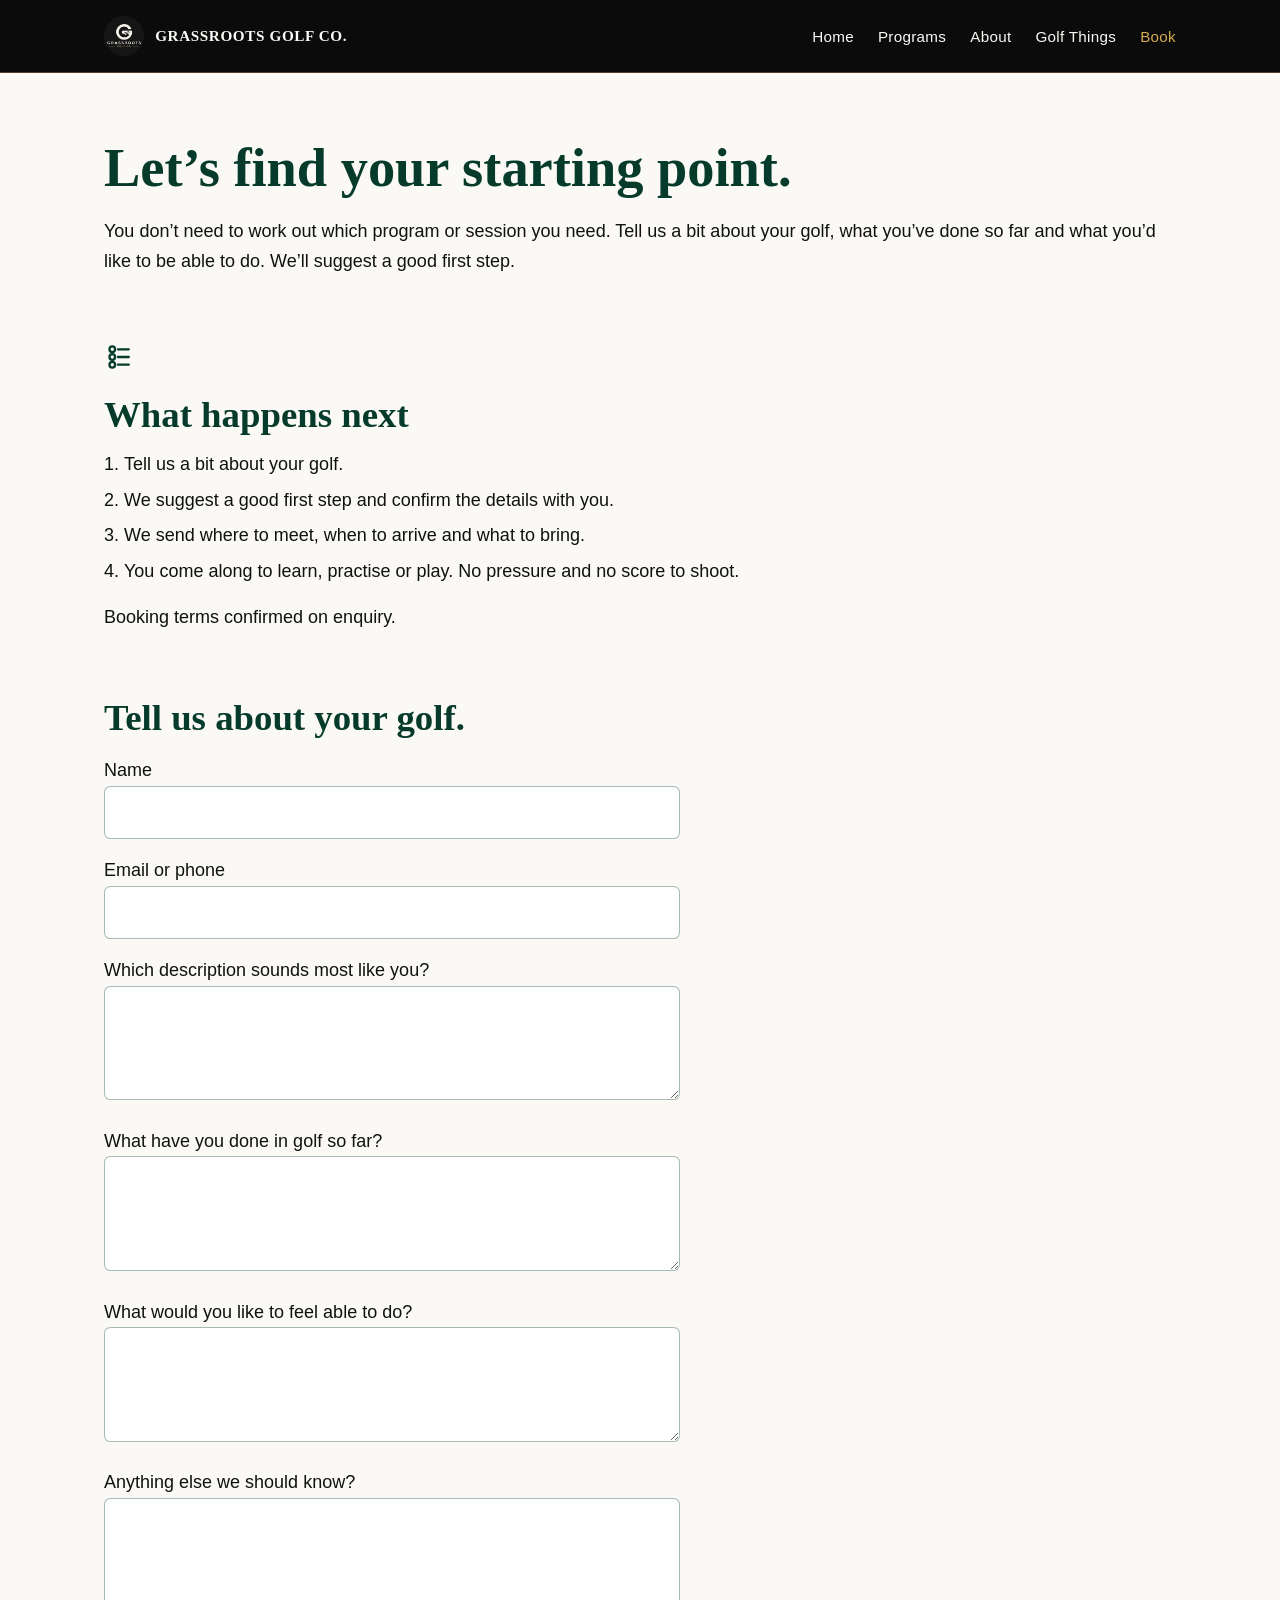
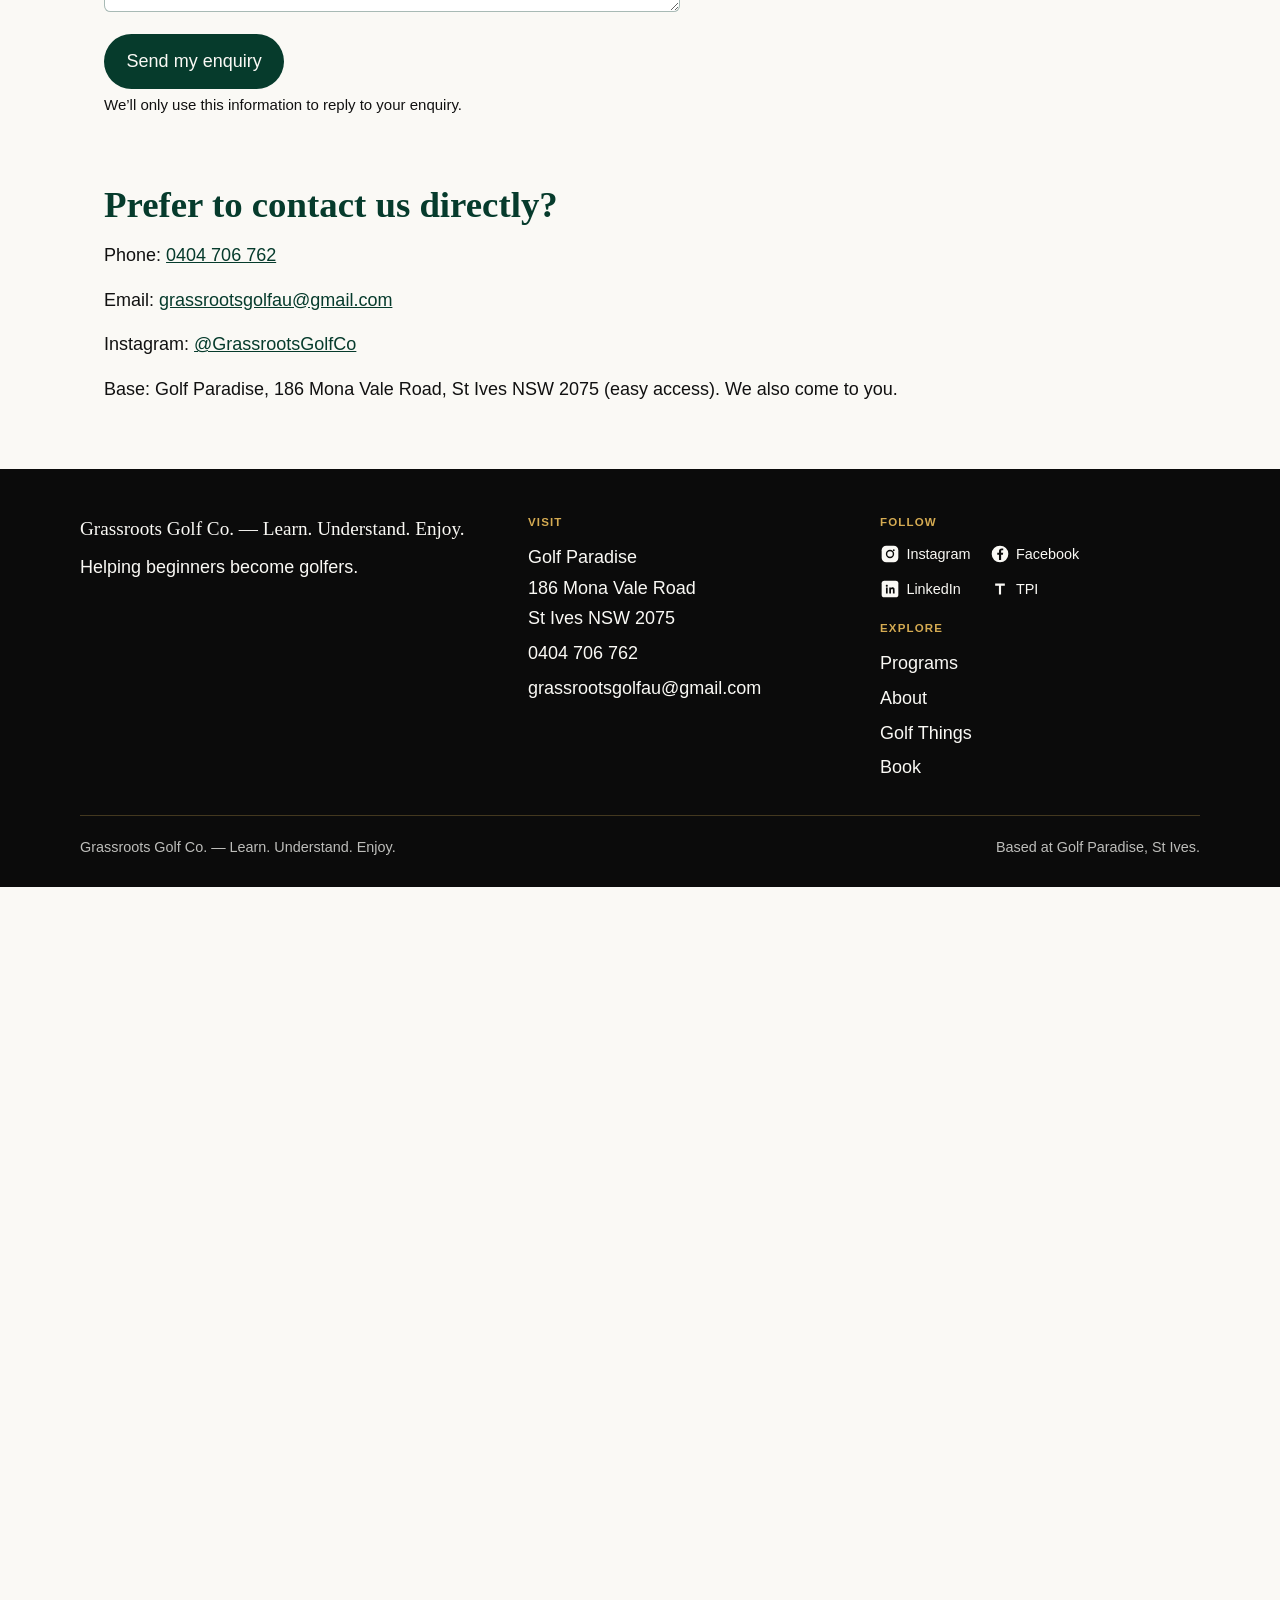
<file: contact.html>
<!DOCTYPE html>
<html lang="en-AU">
<head>
  <meta charset="UTF-8">
  <meta http-equiv="refresh" content="0; url=book.html">
  <link rel="canonical" href="book.html">
  <title>Redirecting to Book — Grassroots Golf Co.</title>
  <meta name="robots" content="noindex">
</head>
<body>
  <p>This page has moved to <a href="book.html">Book</a>.</p>
</body>
</html>
</file>
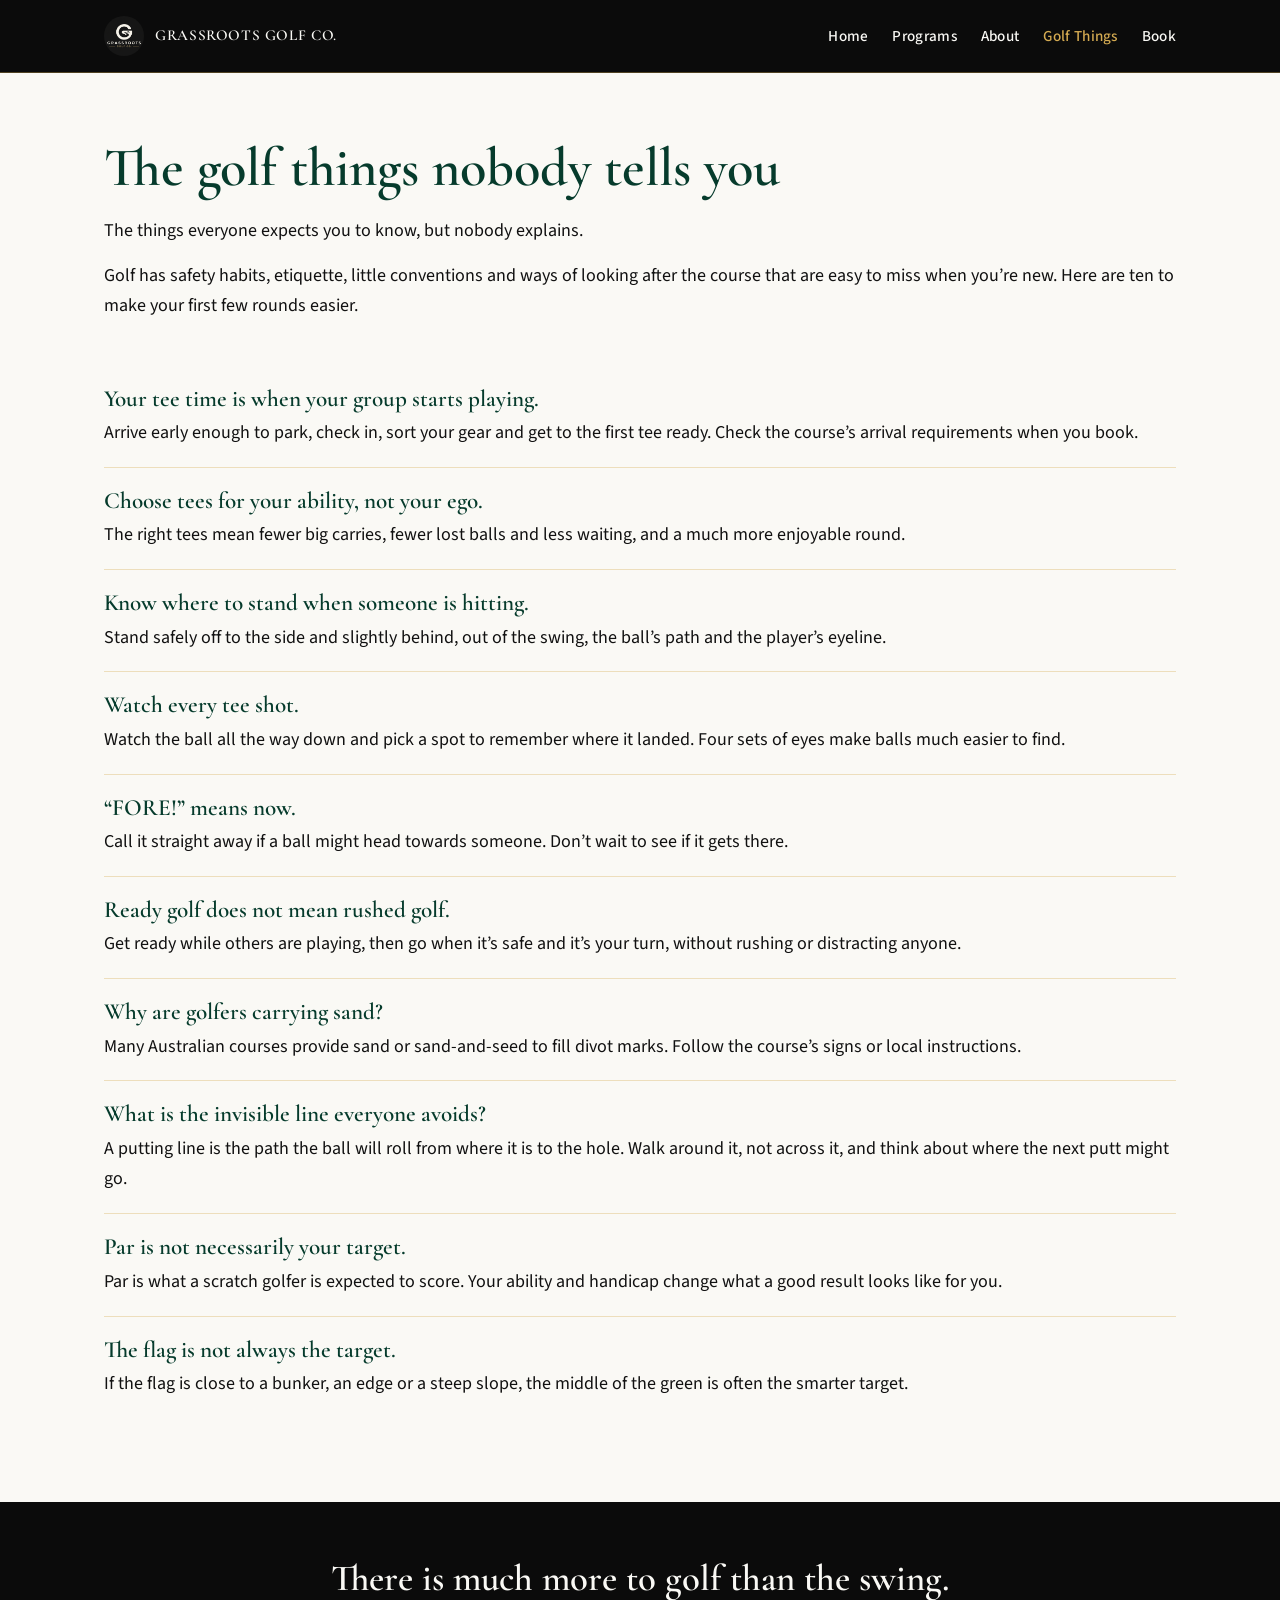
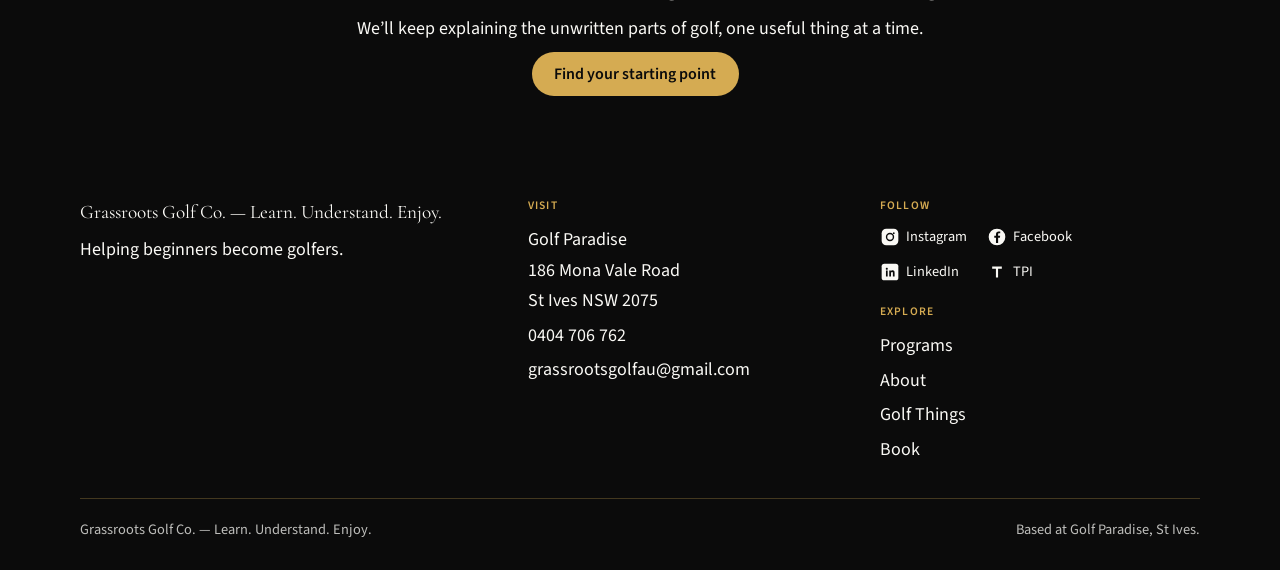
<file: golf-things.html>
<!DOCTYPE html>
<html lang="en-AU">
<head>
  <meta charset="UTF-8">
  <meta name="viewport" content="width=device-width, initial-scale=1.0">
  <title>The Golf Things Nobody Tells You | Grassroots Golf Co.</title>
  <meta name="description" content="Ten things beginners are expected to know, from tee times and safety to handicaps and smarter targets.">
  <link rel="icon" href="Grassroots_Golf_LinkedIn_Logo_600x600.png">
  <link rel="preconnect" href="https://fonts.googleapis.com">
  <link rel="preconnect" href="https://fonts.gstatic.com" crossorigin>
  <link href="https://fonts.googleapis.com/css2?family=Cormorant+Garamond:ital,wght@0,500;0,600;0,700;1,500&family=Source+Sans+3:ital,wght@0,400;0,500;0,600;0,700;1,400&display=swap" rel="stylesheet">
  <link rel="stylesheet" href="styles-v2.css">
  
</head>
<body>
  <a class="skip" href="#main">Skip to content</a>
  <header class="site-header">
    <div class="header-inner">
      <a class="logo" href="index.html">
        <img src="Grassroots_Golf_LinkedIn_Logo_600x600.png" alt="" width="48" height="48">
        <span>Grassroots Golf Co.</span>
      </a>
      <button class="nav-toggle" type="button" aria-expanded="false" aria-controls="site-nav" aria-label="Open menu">
        <span class="nav-toggle-bar"></span>
      </button>
      <nav id="site-nav" aria-label="Primary">
        <ul>
          <li><a href="index.html">Home</a></li>
          <li><a href="programs.html">Programs</a></li>
          <li><a href="about.html">About</a></li>
          <li><a href="golf-things.html" aria-current="page">Golf Things</a></li>
          <li><a href="book.html">Book</a></li>
        </ul>
      </nav>
    </div>
  </header>

  <main id="main">
    <section class="section">
      <div class="wrap">
        <h1>The golf things nobody tells you</h1>
        <p>The things everyone expects you to know, but nobody explains.</p>
        <p>Golf has safety habits, etiquette, little conventions and ways of looking after the course that are easy to miss when you’re new. Here are ten to make your first few rounds easier.</p>
      </div>
    </section>

    <section class="section" style="padding-top:0">
      <div class="wrap things">
        <article><h2>Your tee time is when your group starts playing.</h2><p>Arrive early enough to park, check in, sort your gear and get to the first tee ready. Check the course’s arrival requirements when you book.</p></article>
        <article><h2>Choose tees for your ability, not your ego.</h2><p>The right tees mean fewer big carries, fewer lost balls and less waiting, and a much more enjoyable round.</p></article>
        <article><h2>Know where to stand when someone is hitting.</h2><p>Stand safely off to the side and slightly behind, out of the swing, the ball’s path and the player’s eyeline.</p></article>
        <article><h2>Watch every tee shot.</h2><p>Watch the ball all the way down and pick a spot to remember where it landed. Four sets of eyes make balls much easier to find.</p></article>
        <article><h2>“FORE!” means now.</h2><p>Call it straight away if a ball might head towards someone. Don’t wait to see if it gets there.</p></article>
        <article><h2>Ready golf does not mean rushed golf.</h2><p>Get ready while others are playing, then go when it’s safe and it’s your turn, without rushing or distracting anyone.</p></article>
        <article><h2>Why are golfers carrying sand?</h2><p>Many Australian courses provide sand or sand-and-seed to fill divot marks. Follow the course’s signs or local instructions.</p></article>
        <article><h2>What is the invisible line everyone avoids?</h2><p>A putting line is the path the ball will roll from where it is to the hole. Walk around it, not across it, and think about where the next putt might go.</p></article>
        <article><h2>Par is not necessarily your target.</h2><p>Par is what a scratch golfer is expected to score. Your ability and handicap change what a good result looks like for you.</p></article>
        <article><h2>The flag is not always the target.</h2><p>If the flag is close to a bunker, an edge or a steep slope, the middle of the green is often the smarter target.</p></article>
      </div>
    </section>

    <section class="cta">
      <div class="wrap">
        <h2>There is much more to golf than the swing.</h2>
        <p>We’ll keep explaining the unwritten parts of golf, one useful thing at a time.</p>
        <a href="book.html" class="btn primary">Find your starting point</a>
      </div>
    </section>
  </main>
  <footer class="site-footer">
    <div class="footer-grid">
      <div>
        <p class="tagline">Grassroots Golf Co. — Learn. Understand. Enjoy.</p>
        <p>Helping beginners become golfers.</p>
      </div>
      <div>
        <p class="footer-label">Visit</p>
        <div class="contact-list">
          <p>Golf Paradise<br>186 Mona Vale Road<br>St Ives NSW 2075</p>
          <p><a href="tel:+61404706762">0404 706 762</a></p>
          <p><a href="mailto:grassrootsgolfau@gmail.com">grassrootsgolfau@gmail.com</a></p>
        </div>
      </div>
      <div>
        <p class="footer-label">Follow</p>
        <div class="social">
          <a href="https://www.instagram.com/grassrootsgolfco/" target="_blank" rel="noopener noreferrer"><svg class="icon" aria-hidden="true" xmlns="http://www.w3.org/2000/svg" viewBox="0 0 24 24">
  <rect x="2" y="2" width="20" height="20" rx="5.5" fill="currentColor"/>
  <circle cx="12" cy="12" r="4.15" fill="none" stroke="var(--icon-fg, #FAF9F5)" stroke-width="1.7"/>
  <circle cx="16.55" cy="7.45" r="1.05" fill="var(--icon-fg, #FAF9F5)"/>
</svg> Instagram</a>
          <a href="https://www.facebook.com/profile.php?id=61594531462794" target="_blank" rel="noopener noreferrer"><svg class="icon" aria-hidden="true" xmlns="http://www.w3.org/2000/svg" viewBox="0 0 24 24">
  <circle cx="12" cy="12" r="10" fill="currentColor"/>
  <path d="M13.35 19.2v-6.35h2.13l.32-2.47h-2.45V8.82c0-.72.2-1.2 1.23-1.2h1.31V5.4c-.23-.03-1.01-.1-1.92-.1-1.9 0-3.2 1.16-3.2 3.28v1.8H8.7v2.47h2.07V19.2h2.58z" fill="var(--icon-fg, #FAF9F5)"/>
</svg> Facebook</a>
          <a href="https://www.linkedin.com/company/grasroots-golf-co" target="_blank" rel="noopener noreferrer"><svg class="icon" aria-hidden="true" xmlns="http://www.w3.org/2000/svg" viewBox="0 0 24 24">
  <rect x="2" y="2" width="20" height="20" rx="3.2" fill="currentColor"/>
  <path d="M7.15 10.05h2.05v7.2H7.15v-7.2zm1.02-3.25c.7 0 1.27.55 1.27 1.24 0 .7-.57 1.26-1.27 1.26-.72 0-1.28-.56-1.28-1.26 0-.69.56-1.24 1.28-1.24zM11.1 10.05h1.97v.98h.03c.27-.52.95-1.07 1.95-1.07 2.09 0 2.47 1.38 2.47 3.17v4.12h-2.05v-3.65c0-.87-.31-1.46-1.09-1.46-.6 0-.95.4-1.11.79-.05.14-.07.33-.07.52v3.8H11.1v-7.2z" fill="var(--icon-fg, #FAF9F5)"/>
</svg> LinkedIn</a>
          <a href="https://www.mytpi.com/experts/775845" target="_blank" rel="noopener noreferrer"><svg class="icon" aria-hidden="true" xmlns="http://www.w3.org/2000/svg" viewBox="0 0 24 24">
  <path d="M6.2 5.4h11.6v2.55h-4.52V18.6h-2.56V7.95H6.2V5.4z" fill="currentColor"/>
</svg> TPI</a>
        </div>
        <p class="footer-label" style="margin-top:1.1rem">Explore</p>
        <ul>
          <li><a href="programs.html">Programs</a></li>
          <li><a href="about.html">About</a></li>
          <li><a href="golf-things.html">Golf Things</a></li>
          <li><a href="book.html">Book</a></li>
        </ul>
      </div>
    </div>
    <div class="footer-base">
      <p>Grassroots Golf Co. — Learn. Understand. Enjoy.</p>
      <p>Based at Golf Paradise, St Ives.</p>
    </div>
  </footer>
  <script src="site.js"></script>
</body>
</html>
</file>
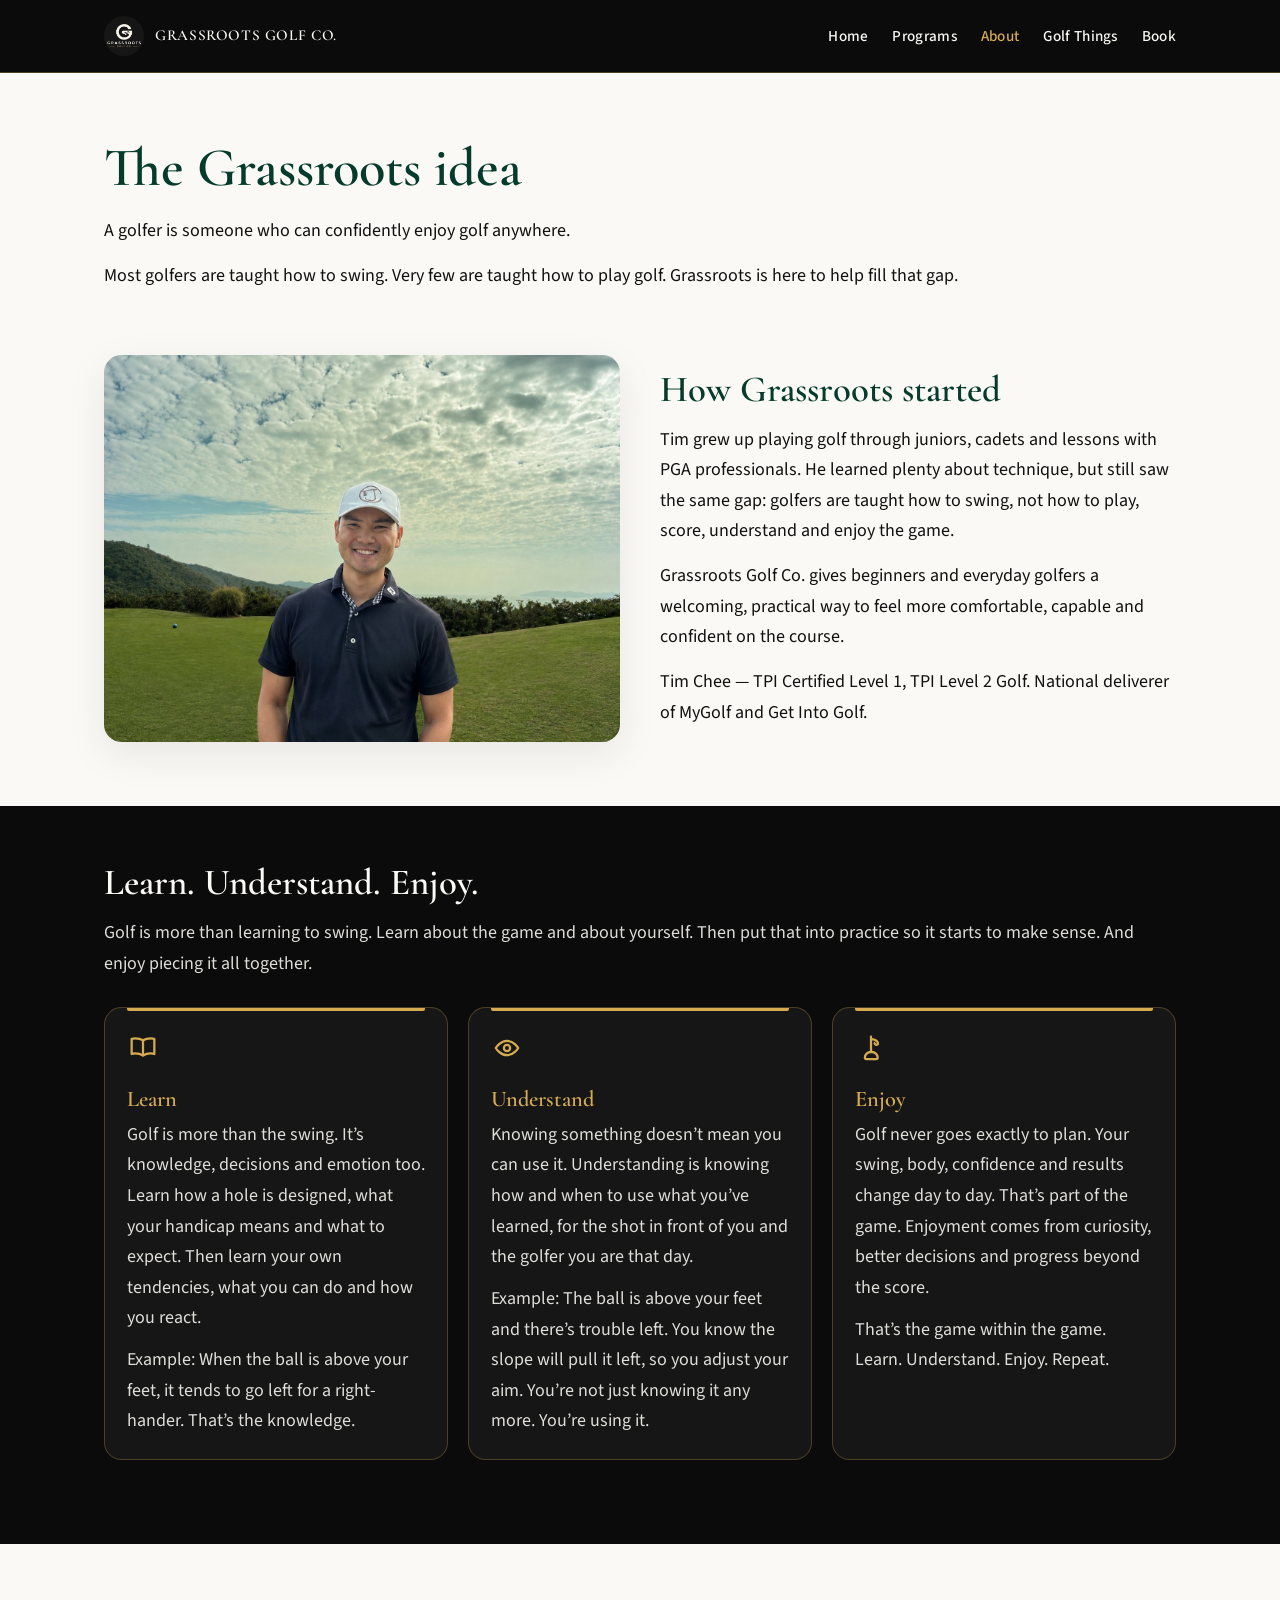
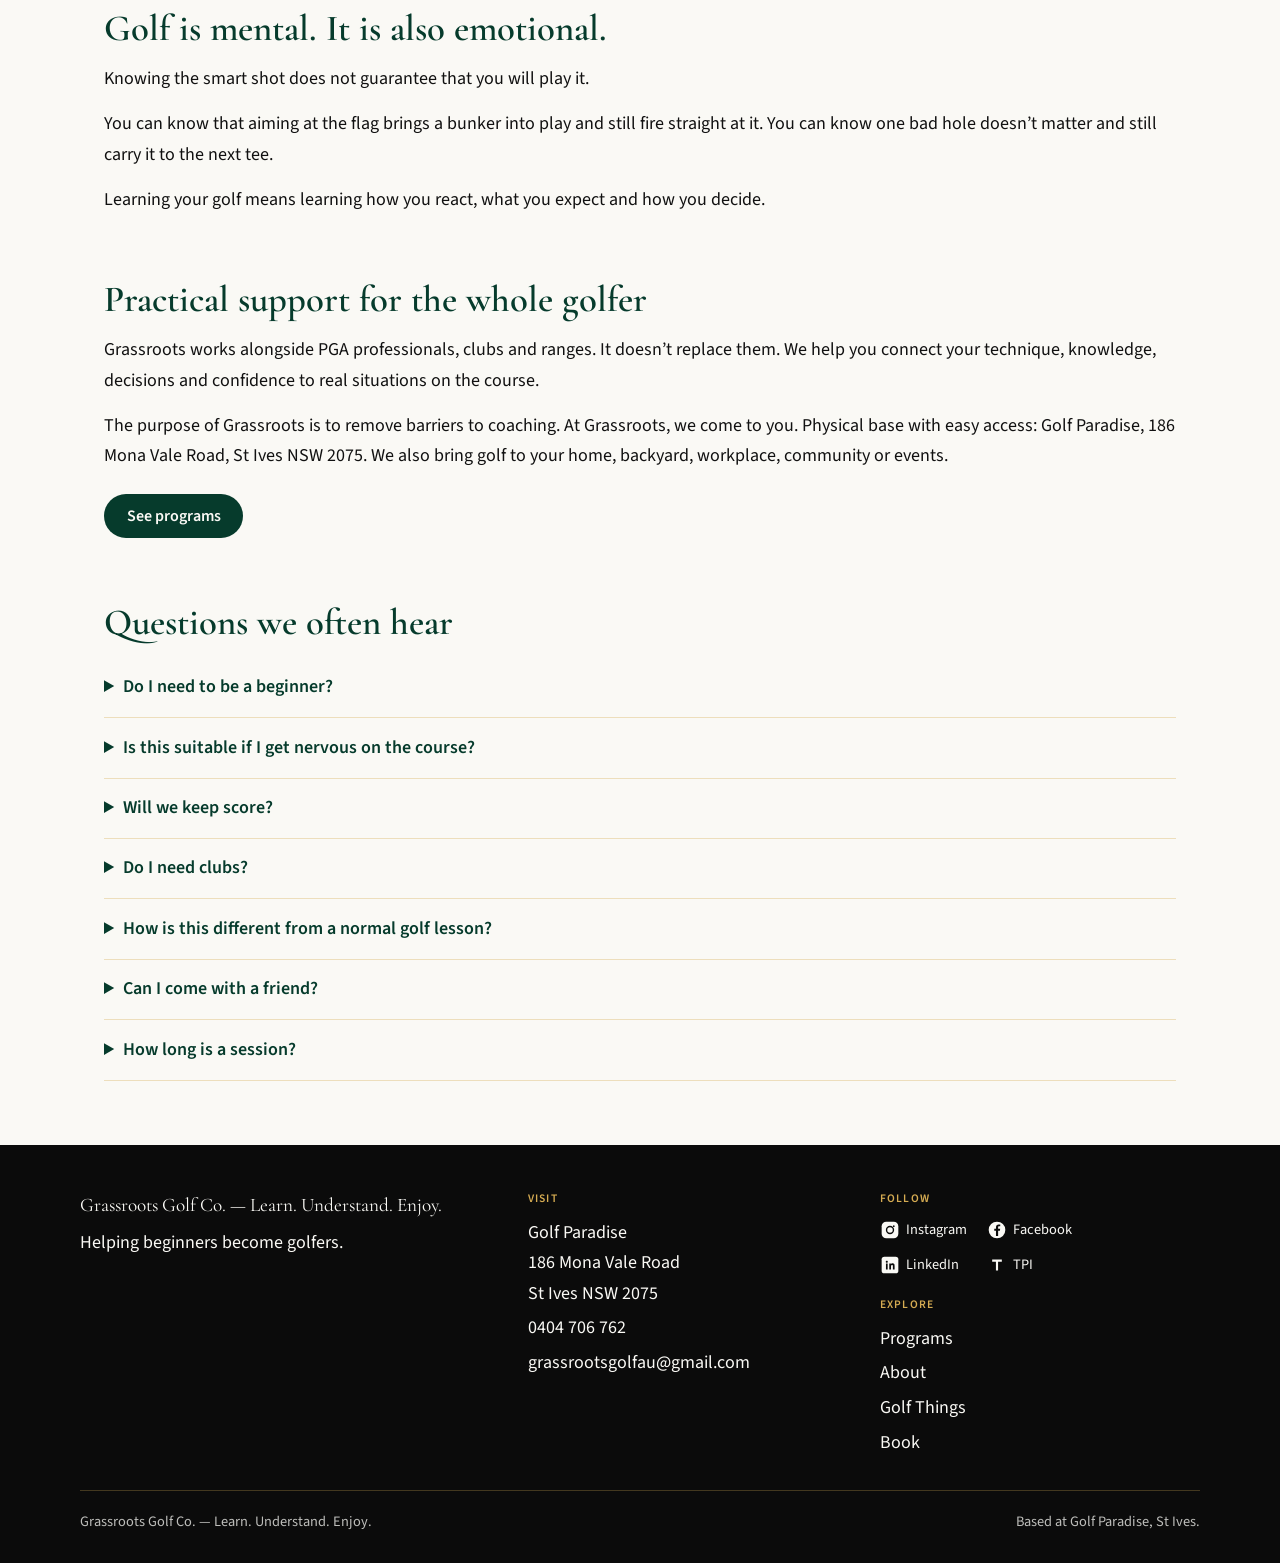
<file: our-approach.html>
<!DOCTYPE html>
<html lang="en-AU">
<head>
  <meta charset="UTF-8">
  <meta http-equiv="refresh" content="0; url=about.html">
  <link rel="canonical" href="about.html">
  <title>Redirecting to About — Grassroots Golf Co.</title>
  <meta name="robots" content="noindex">
</head>
<body>
  <p>This page has moved to <a href="about.html">About</a>.</p>
</body>
</html>
</file>
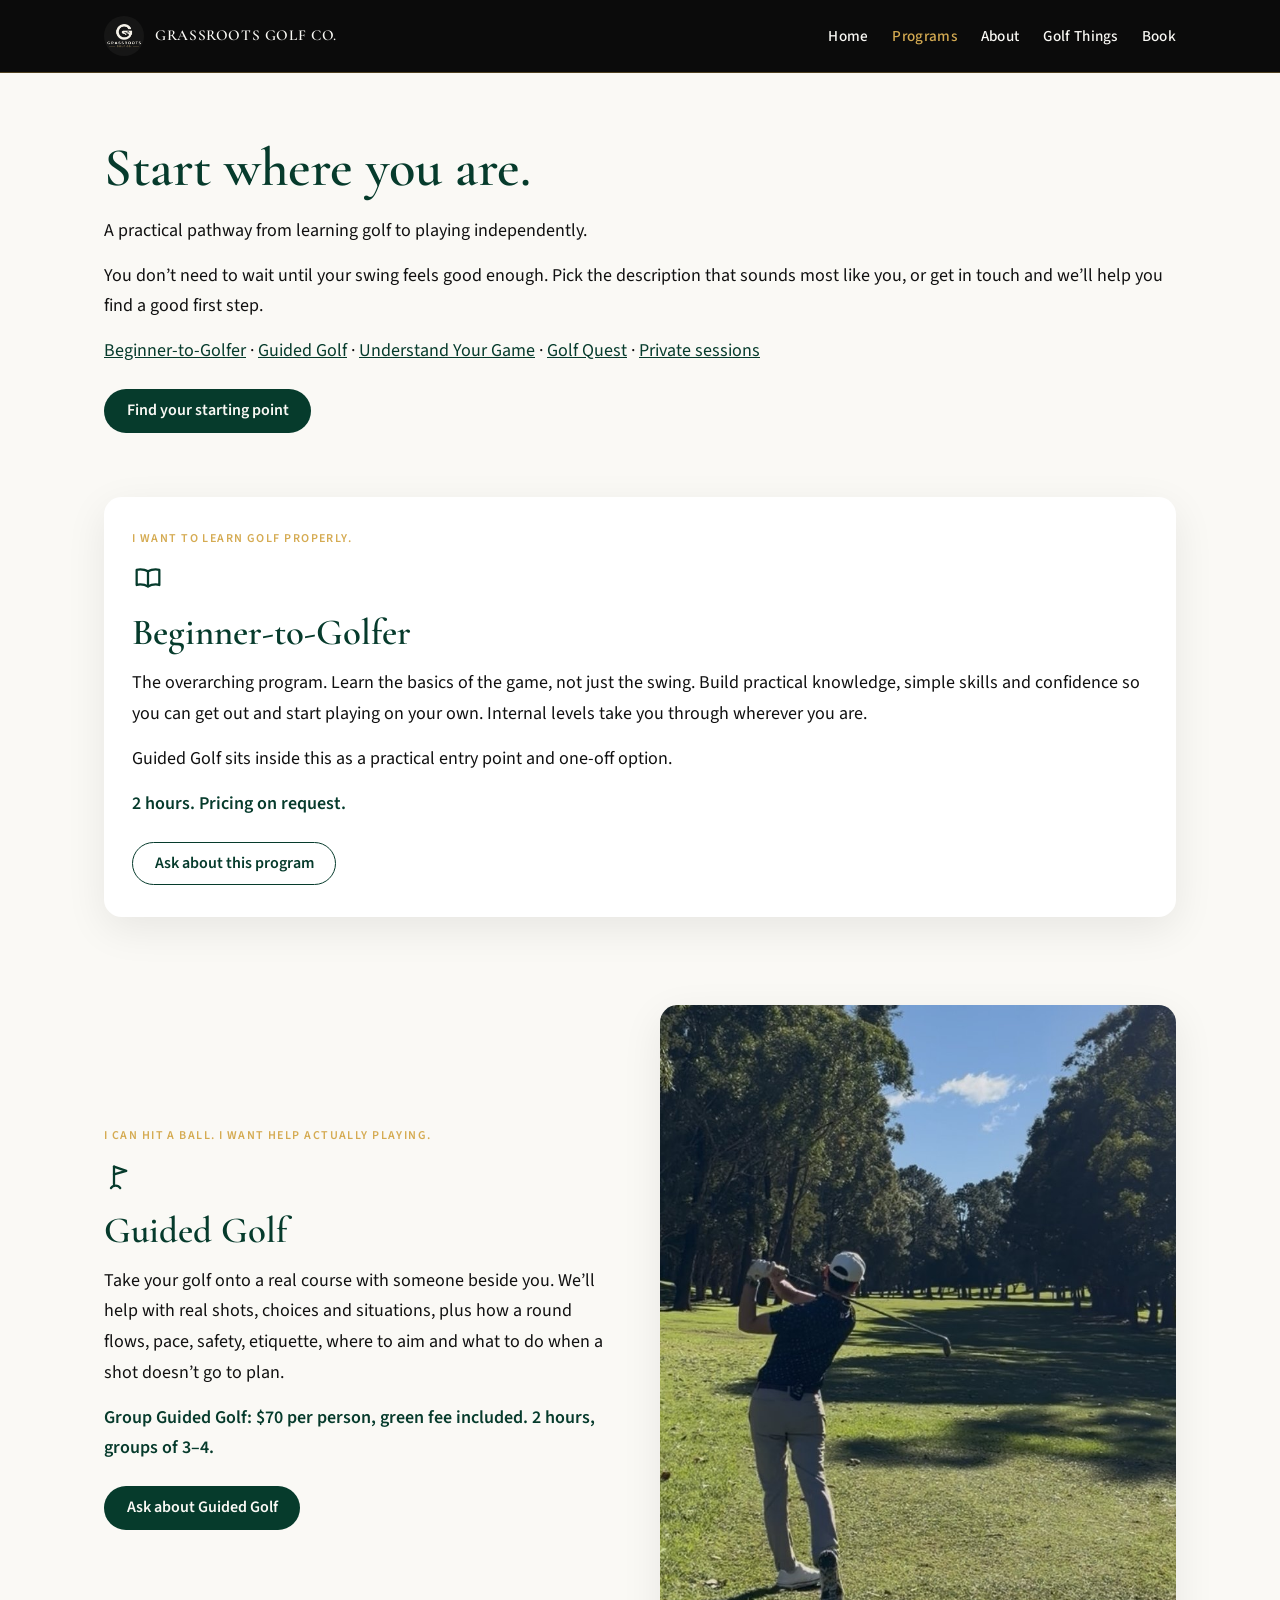
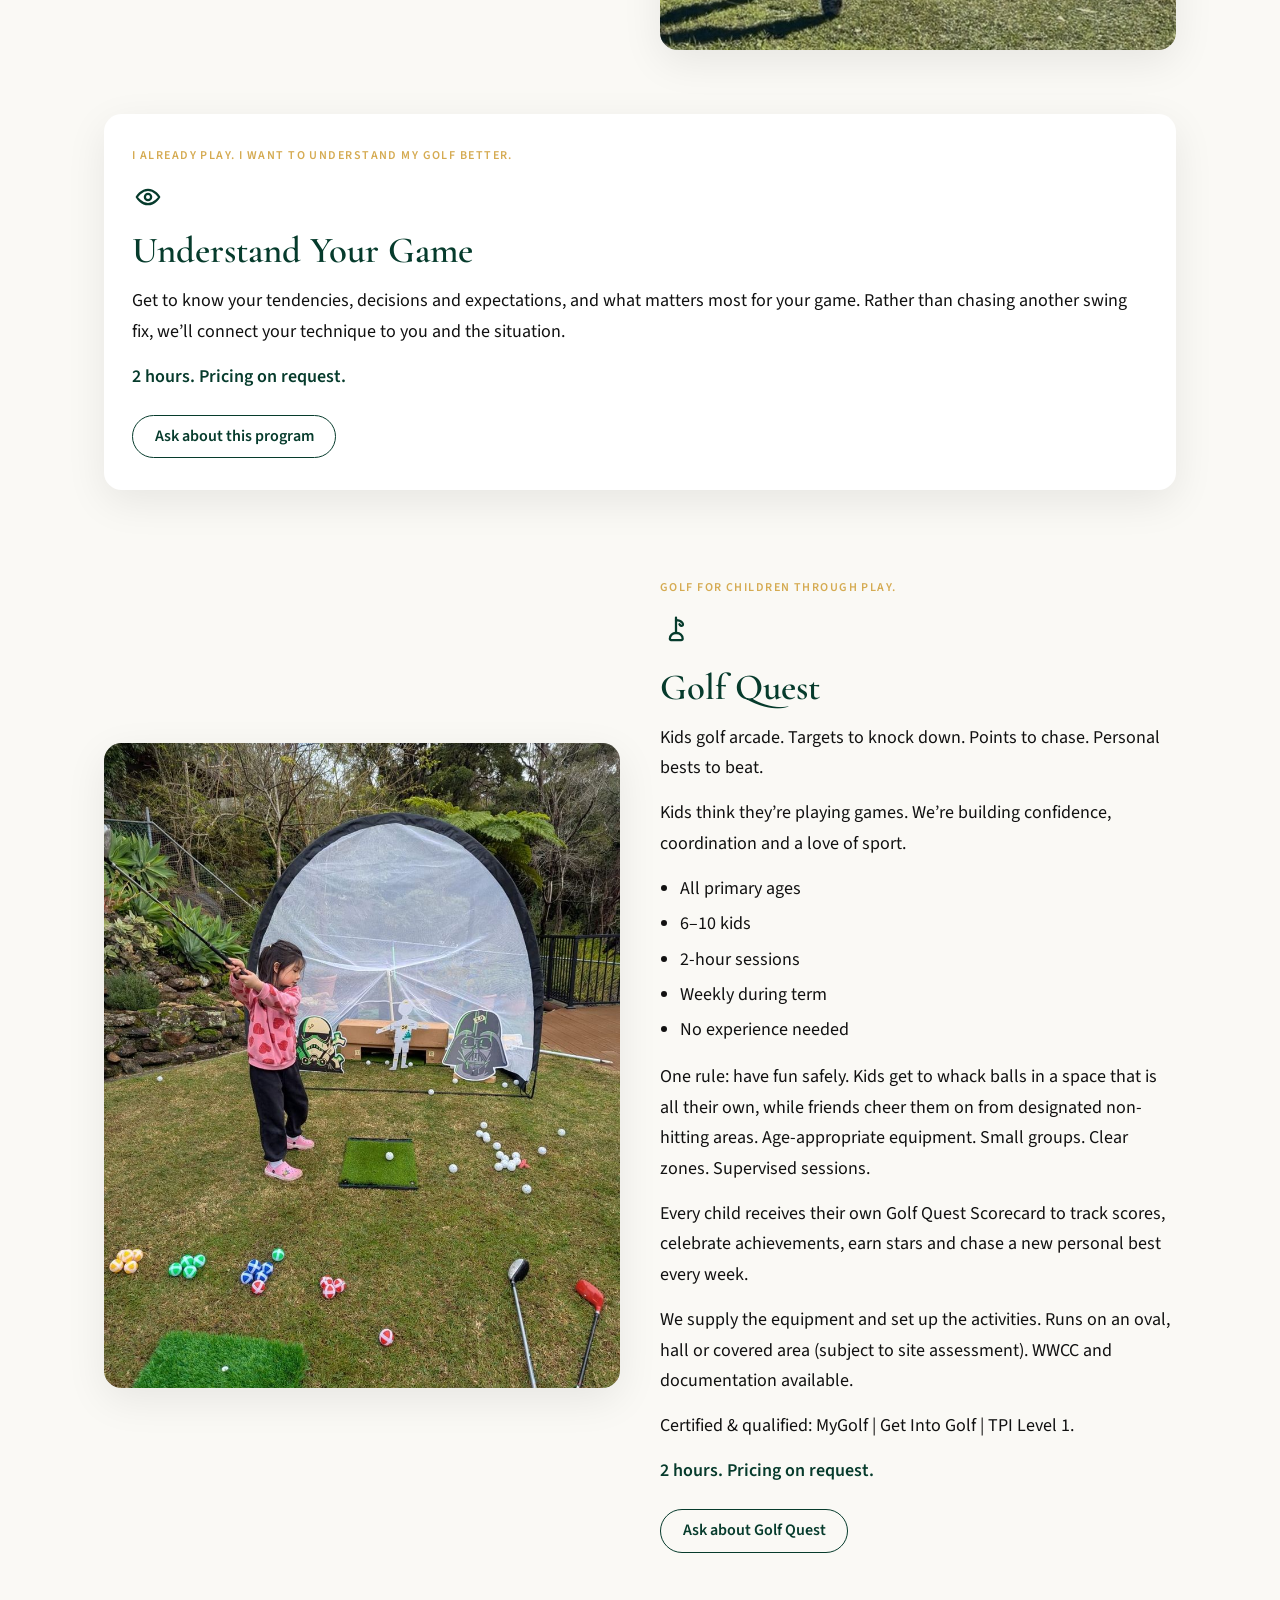
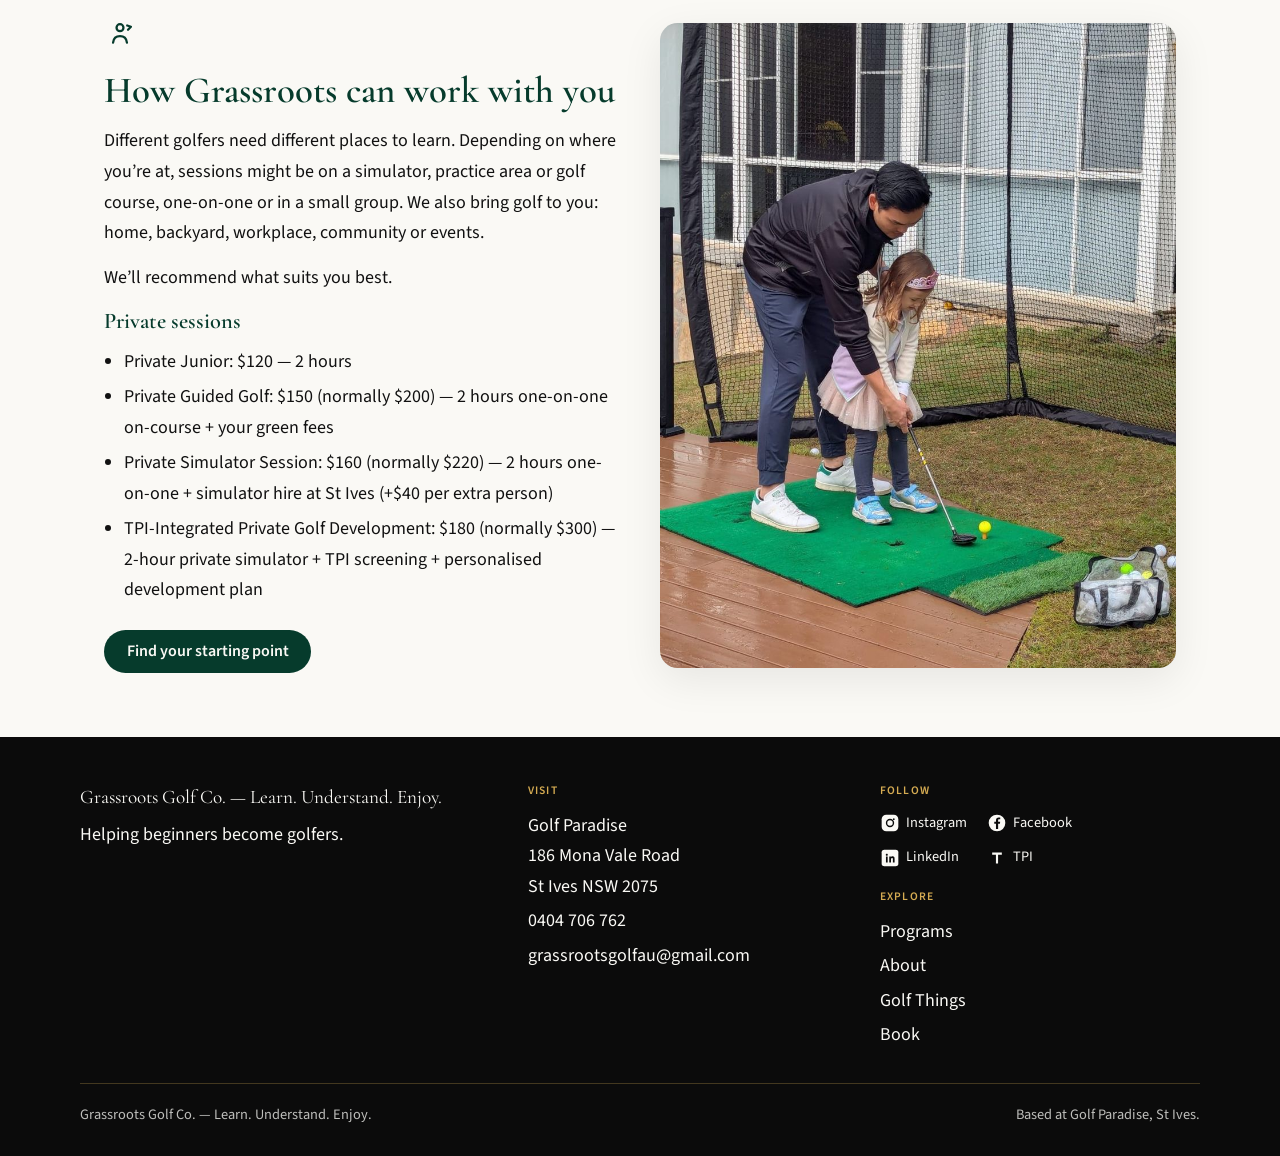
<file: programs.html>
<!DOCTYPE html>
<html lang="en-AU">
<head>
  <meta charset="UTF-8">
  <meta name="viewport" content="width=device-width, initial-scale=1.0">
  <title>Golf Programs and Guided Golf | Grassroots Golf Co.</title>
  <meta name="description" content="Find a good starting point for learning, understanding and enjoying golf in Sydney.">
  <link rel="icon" href="Grassroots_Golf_LinkedIn_Logo_600x600.png">
  <link rel="preconnect" href="https://fonts.googleapis.com">
  <link rel="preconnect" href="https://fonts.gstatic.com" crossorigin>
  <link href="https://fonts.googleapis.com/css2?family=Cormorant+Garamond:ital,wght@0,500;0,600;0,700;1,500&family=Source+Sans+3:ital,wght@0,400;0,500;0,600;0,700;1,400&display=swap" rel="stylesheet">
  <link rel="stylesheet" href="styles-v2.css">
  
</head>
<body>
  <a class="skip" href="#main">Skip to content</a>
  <header class="site-header">
    <div class="header-inner">
      <a class="logo" href="index.html">
        <img src="Grassroots_Golf_LinkedIn_Logo_600x600.png" alt="" width="48" height="48">
        <span>Grassroots Golf Co.</span>
      </a>
      <button class="nav-toggle" type="button" aria-expanded="false" aria-controls="site-nav" aria-label="Open menu">
        <span class="nav-toggle-bar"></span>
      </button>
      <nav id="site-nav" aria-label="Primary">
        <ul>
          <li><a href="index.html">Home</a></li>
          <li><a href="programs.html" aria-current="page">Programs</a></li>
          <li><a href="about.html">About</a></li>
          <li><a href="golf-things.html">Golf Things</a></li>
          <li><a href="book.html">Book</a></li>
        </ul>
      </nav>
    </div>
  </header>

  <main id="main">
    <section class="section">
      <div class="wrap">
        <h1>Start where you are.</h1>
        <p>A practical pathway from learning golf to playing independently.</p>
        <p>You don’t need to wait until your swing feels good enough. Pick the description that sounds most like you, or get in touch and we’ll help you find a good first step.</p>
        <p>
          <a href="#beginner-to-golfer">Beginner-to-Golfer</a> ·
          <a href="#guided-golf">Guided Golf</a> ·
          <a href="#understand-your-game">Understand Your Game</a> ·
          <a href="#golf-quest">Golf Quest</a> ·
          <a href="#private">Private sessions</a>
        </p>
        <a href="book.html" class="btn primary">Find your starting point</a>
      </div>
    </section>

    <section class="section" style="padding-top:0" id="beginner-to-golfer">
      <div class="wrap">
        <article class="program">
          <p class="eyebrow">I want to learn golf properly.</p>
          <svg class="card-icon" aria-hidden="true" xmlns="http://www.w3.org/2000/svg" viewBox="0 0 24 24" fill="none" stroke="currentColor" stroke-width="1.7" stroke-linecap="round" stroke-linejoin="round">
  <path d="M12 6.2c-1.6-1-3.7-1.5-5.8-1.5-1.1 0-2 .2-2.7.4v11.4c.8-.3 1.7-.4 2.7-.4 2.1 0 4.2.5 5.8 1.5 1.6-1 3.7-1.5 5.8-1.5 1 0 1.9.1 2.7.4V5.1c-.8-.2-1.7-.4-2.7-.4-2.1 0-4.2.5-5.8 1.5z"/>
  <path d="M12 6.2v11.4"/>
</svg>
          <h2>Beginner-to-Golfer</h2>
          <p>The overarching program. Learn the basics of the game, not just the swing. Build practical knowledge, simple skills and confidence so you can get out and start playing on your own. Internal levels take you through wherever you are.</p>
          <p>Guided Golf sits inside this as a practical entry point and one-off option.</p>
          <p class="price">2 hours. Pricing on request.</p>
          <a href="book.html" class="btn secondary">Ask about this program</a>
        </article>
      </div>
    </section>

    <section class="section" style="padding-top:0" id="guided-golf">
      <div class="wrap split">
        <div>
          <article class="program" style="margin:0;box-shadow:none;padding:0;background:transparent">
            <p class="eyebrow">I can hit a ball. I want help actually playing.</p>
            <svg class="card-icon" aria-hidden="true" xmlns="http://www.w3.org/2000/svg" viewBox="0 0 24 24" fill="none" stroke="currentColor" stroke-width="1.7" stroke-linecap="round" stroke-linejoin="round">
  <path d="M7.5 4.2v13.2"/>
  <path d="M7.5 4.2l9.2 3.2-9.2 2.6"/>
  <path d="M5.2 20.3c.7-1.1 2-1.8 3.5-1.8s2.8.7 3.5 1.8"/>
</svg>
            <h2>Guided Golf</h2>
            <p>Take your golf onto a real course with someone beside you. We’ll help with real shots, choices and situations, plus how a round flows, pace, safety, etiquette, where to aim and what to do when a shot doesn’t go to plan.</p>
            <p class="price">Group Guided Golf: $70 per person, green fee included. 2 hours, groups of 3–4.</p>
            <a href="book.html" class="btn primary">Ask about Guided Golf</a>
          </article>
        </div>
        <figure>
          <img src="photos/hero-fairway.svg" width="1320" height="991" alt="A golfer playing a shot on a tree-lined fairway.">
        </figure>
      </div>
    </section>

    <section class="section" style="padding-top:0" id="understand-your-game">
      <div class="wrap">
        <article class="program">
          <p class="eyebrow">I already play. I want to understand my golf better.</p>
          <svg class="card-icon" aria-hidden="true" xmlns="http://www.w3.org/2000/svg" viewBox="0 0 24 24" fill="none" stroke="currentColor" stroke-width="1.7" stroke-linecap="round" stroke-linejoin="round">
  <path d="M3.6 12s3.2-5.4 8.4-5.4S20.4 12 20.4 12s-3.2 5.4-8.4 5.4S3.6 12 3.6 12z"/>
  <circle cx="12" cy="12" r="2.35"/>
</svg>
          <h2>Understand Your Game</h2>
          <p>Get to know your tendencies, decisions and expectations, and what matters most for your game. Rather than chasing another swing fix, we’ll connect your technique to you and the situation.</p>
          <p class="price">2 hours. Pricing on request.</p>
          <a href="book.html" class="btn secondary">Ask about this program</a>
        </article>
      </div>
    </section>

    <section class="section" style="padding-top:0" id="golf-quest">
      <div class="wrap split">
        <figure>
          <img src="photos/golf-quest.svg" width="903" height="1200" alt="A child practising golf in a backyard, hitting towards a practice net set up as a game.">
        </figure>
        <div>
          <p class="eyebrow">Golf for children through play.</p>
          <svg class="card-icon" aria-hidden="true" xmlns="http://www.w3.org/2000/svg" viewBox="0 0 24 24" fill="none" stroke="currentColor" stroke-width="1.7" stroke-linecap="round" stroke-linejoin="round">
  <path d="M12 3.5v11.2"/>
  <path d="M12 5.4s3.1 0 4.6 1.7c.7.8.9 1.9.2 2.4-.7.5-1.7-.1-2.2-1.1"/>
  <path d="M8.2 20.4h7.6c.7 0 1.2-.5 1.2-1.2 0-2.3-2-4.2-4.5-4.2h-.6c-2.5 0-4.5 1.9-4.5 4.2 0 .7.5 1.2 1.2 1.2z"/>
</svg>
          <h2>Golf Quest</h2>
          <p>Kids golf arcade. Targets to knock down. Points to chase. Personal bests to beat.</p>
          <p>Kids think they’re playing games. We’re building confidence, coordination and a love of sport.</p>
          <ul>
            <li>All primary ages</li>
            <li>6–10 kids</li>
            <li>2-hour sessions</li>
            <li>Weekly during term</li>
            <li>No experience needed</li>
          </ul>
          <p>One rule: have fun safely. Kids get to whack balls in a space that is all their own, while friends cheer them on from designated non-hitting areas. Age-appropriate equipment. Small groups. Clear zones. Supervised sessions.</p>
          <p>Every child receives their own Golf Quest Scorecard to track scores, celebrate achievements, earn stars and chase a new personal best every week.</p>
          <p>We supply the equipment and set up the activities. Runs on an oval, hall or covered area (subject to site assessment). WWCC and documentation available.</p>
          <p>Certified &amp; qualified: MyGolf | Get Into Golf | TPI Level 1.</p>
          <p class="price">2 hours. Pricing on request.</p>
          <a href="book.html" class="btn secondary">Ask about Golf Quest</a>
        </div>
      </div>
    </section>

    <section class="section" style="padding-top:0" id="private">
      <div class="wrap split">
        <div>
          <svg class="card-icon" aria-hidden="true" xmlns="http://www.w3.org/2000/svg" viewBox="0 0 24 24" fill="none" stroke="currentColor" stroke-width="1.7" stroke-linecap="round" stroke-linejoin="round">
  <circle cx="12" cy="8" r="2.6"/>
  <path d="M6.8 19.2c.4-3.1 2.5-4.8 5.2-4.8s4.8 1.7 5.2 4.8"/>
  <path d="M17.4 6.4l2.8.9-2.2 2.3"/>
</svg>
          <h2>How Grassroots can work with you</h2>
          <p>Different golfers need different places to learn. Depending on where you’re at, sessions might be on a simulator, practice area or golf course, one-on-one or in a small group. We also bring golf to you: home, backyard, workplace, community or events.</p>
          <p>We’ll recommend what suits you best.</p>
          <h3>Private sessions</h3>
          <ul>
            <li>Private Junior: $120 — 2 hours</li>
            <li>Private Guided Golf: $150 (normally $200) — 2 hours one-on-one on-course + your green fees</li>
            <li>Private Simulator Session: $160 (normally $220) — 2 hours one-on-one + simulator hire at St Ives (+$40 per extra person)</li>
            <li>TPI-Integrated Private Golf Development: $180 (normally $300) — 2-hour private simulator + TPI screening + personalised development plan</li>
          </ul>
          <a href="book.html" class="btn primary">Find your starting point</a>
        </div>
        <figure>
          <img src="photos/junior-practice.svg" width="903" height="1200" alt="An adult helping a young child practise a golf swing on a hitting mat.">
        </figure>
      </div>
    </section>
  </main>
  <footer class="site-footer">
    <div class="footer-grid">
      <div>
        <p class="tagline">Grassroots Golf Co. — Learn. Understand. Enjoy.</p>
        <p>Helping beginners become golfers.</p>
      </div>
      <div>
        <p class="footer-label">Visit</p>
        <div class="contact-list">
          <p>Golf Paradise<br>186 Mona Vale Road<br>St Ives NSW 2075</p>
          <p><a href="tel:+61404706762">0404 706 762</a></p>
          <p><a href="mailto:grassrootsgolfau@gmail.com">grassrootsgolfau@gmail.com</a></p>
        </div>
      </div>
      <div>
        <p class="footer-label">Follow</p>
        <div class="social">
          <a href="https://www.instagram.com/grassrootsgolfco/" target="_blank" rel="noopener noreferrer"><svg class="icon" aria-hidden="true" xmlns="http://www.w3.org/2000/svg" viewBox="0 0 24 24">
  <rect x="2" y="2" width="20" height="20" rx="5.5" fill="currentColor"/>
  <circle cx="12" cy="12" r="4.15" fill="none" stroke="var(--icon-fg, #FAF9F5)" stroke-width="1.7"/>
  <circle cx="16.55" cy="7.45" r="1.05" fill="var(--icon-fg, #FAF9F5)"/>
</svg> Instagram</a>
          <a href="https://www.facebook.com/profile.php?id=61594531462794" target="_blank" rel="noopener noreferrer"><svg class="icon" aria-hidden="true" xmlns="http://www.w3.org/2000/svg" viewBox="0 0 24 24">
  <circle cx="12" cy="12" r="10" fill="currentColor"/>
  <path d="M13.35 19.2v-6.35h2.13l.32-2.47h-2.45V8.82c0-.72.2-1.2 1.23-1.2h1.31V5.4c-.23-.03-1.01-.1-1.92-.1-1.9 0-3.2 1.16-3.2 3.28v1.8H8.7v2.47h2.07V19.2h2.58z" fill="var(--icon-fg, #FAF9F5)"/>
</svg> Facebook</a>
          <a href="https://www.linkedin.com/company/grasroots-golf-co" target="_blank" rel="noopener noreferrer"><svg class="icon" aria-hidden="true" xmlns="http://www.w3.org/2000/svg" viewBox="0 0 24 24">
  <rect x="2" y="2" width="20" height="20" rx="3.2" fill="currentColor"/>
  <path d="M7.15 10.05h2.05v7.2H7.15v-7.2zm1.02-3.25c.7 0 1.27.55 1.27 1.24 0 .7-.57 1.26-1.27 1.26-.72 0-1.28-.56-1.28-1.26 0-.69.56-1.24 1.28-1.24zM11.1 10.05h1.97v.98h.03c.27-.52.95-1.07 1.95-1.07 2.09 0 2.47 1.38 2.47 3.17v4.12h-2.05v-3.65c0-.87-.31-1.46-1.09-1.46-.6 0-.95.4-1.11.79-.05.14-.07.33-.07.52v3.8H11.1v-7.2z" fill="var(--icon-fg, #FAF9F5)"/>
</svg> LinkedIn</a>
          <a href="https://www.mytpi.com/experts/775845" target="_blank" rel="noopener noreferrer"><svg class="icon" aria-hidden="true" xmlns="http://www.w3.org/2000/svg" viewBox="0 0 24 24">
  <path d="M6.2 5.4h11.6v2.55h-4.52V18.6h-2.56V7.95H6.2V5.4z" fill="currentColor"/>
</svg> TPI</a>
        </div>
        <p class="footer-label" style="margin-top:1.1rem">Explore</p>
        <ul>
          <li><a href="programs.html">Programs</a></li>
          <li><a href="about.html">About</a></li>
          <li><a href="golf-things.html">Golf Things</a></li>
          <li><a href="book.html">Book</a></li>
        </ul>
      </div>
    </div>
    <div class="footer-base">
      <p>Grassroots Golf Co. — Learn. Understand. Enjoy.</p>
      <p>Based at Golf Paradise, St Ives.</p>
    </div>
  </footer>
  <script src="site.js"></script>
</body>
</html>
</file>
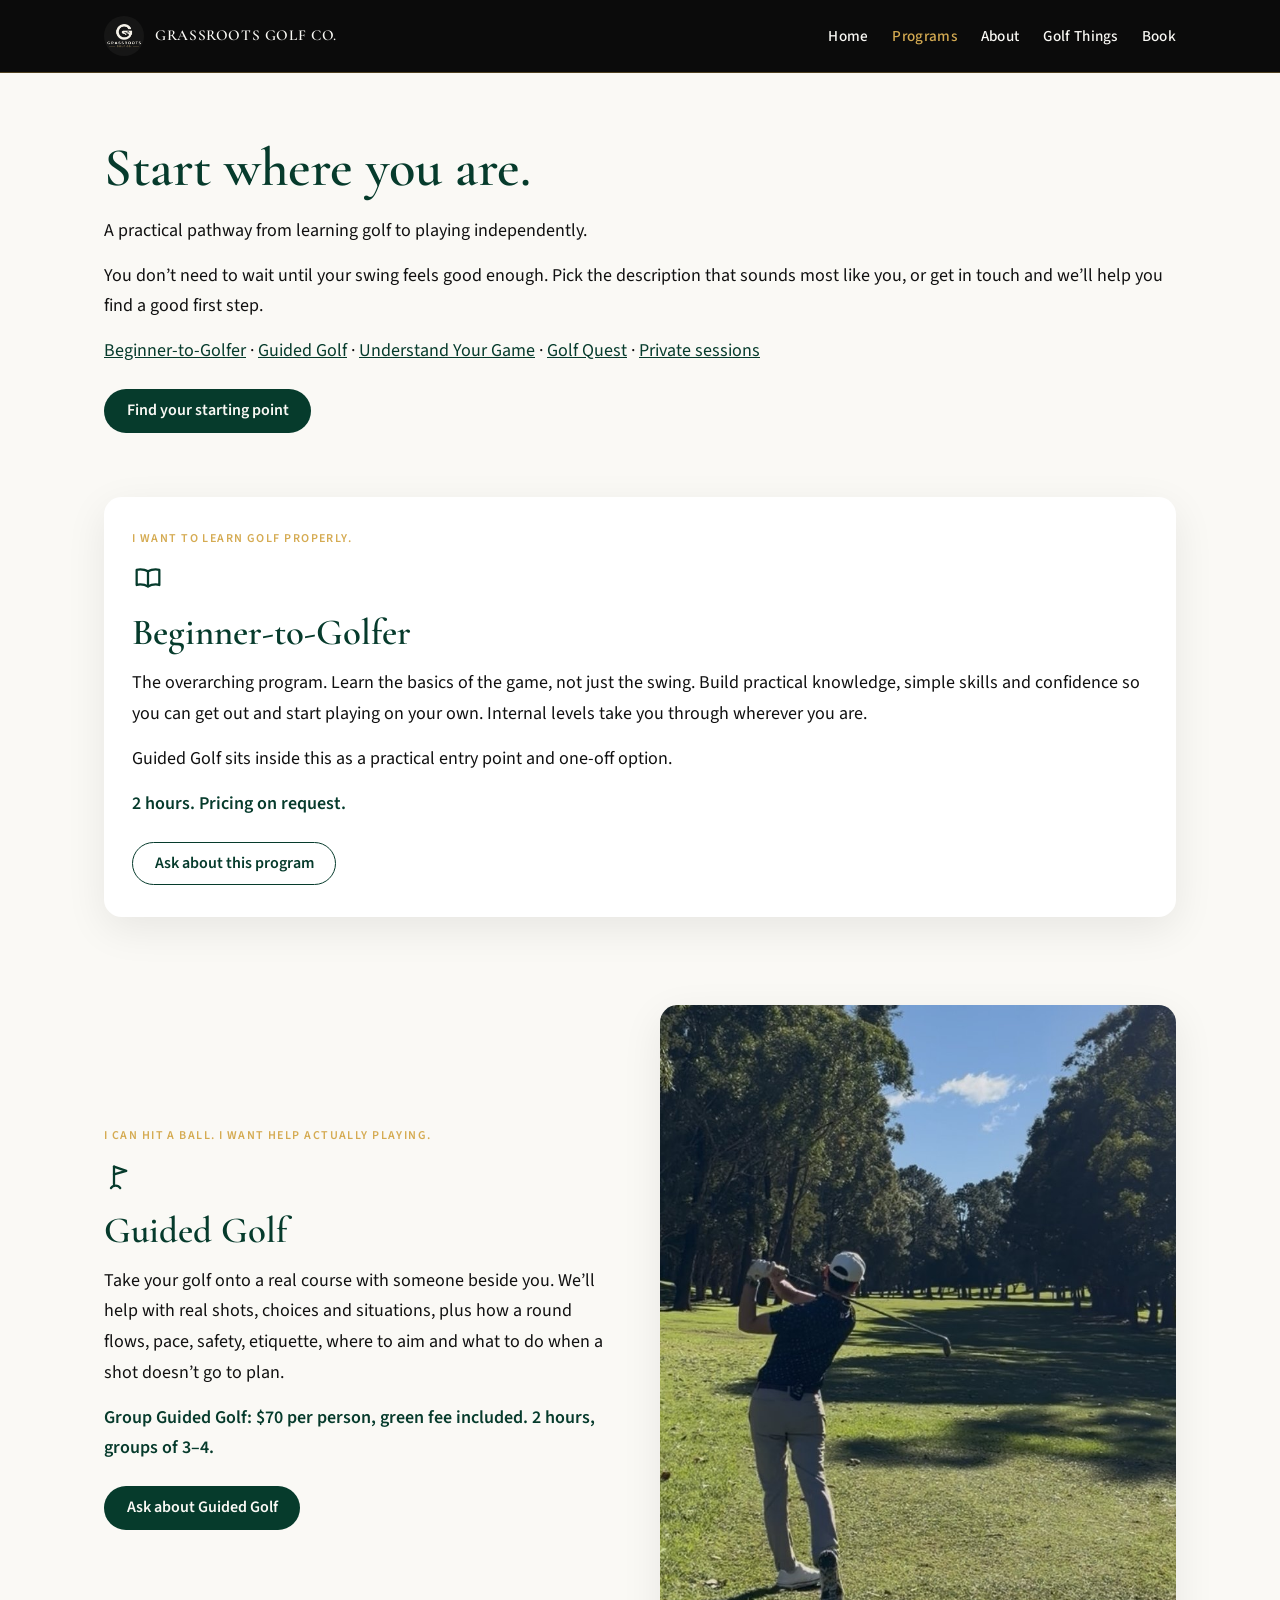
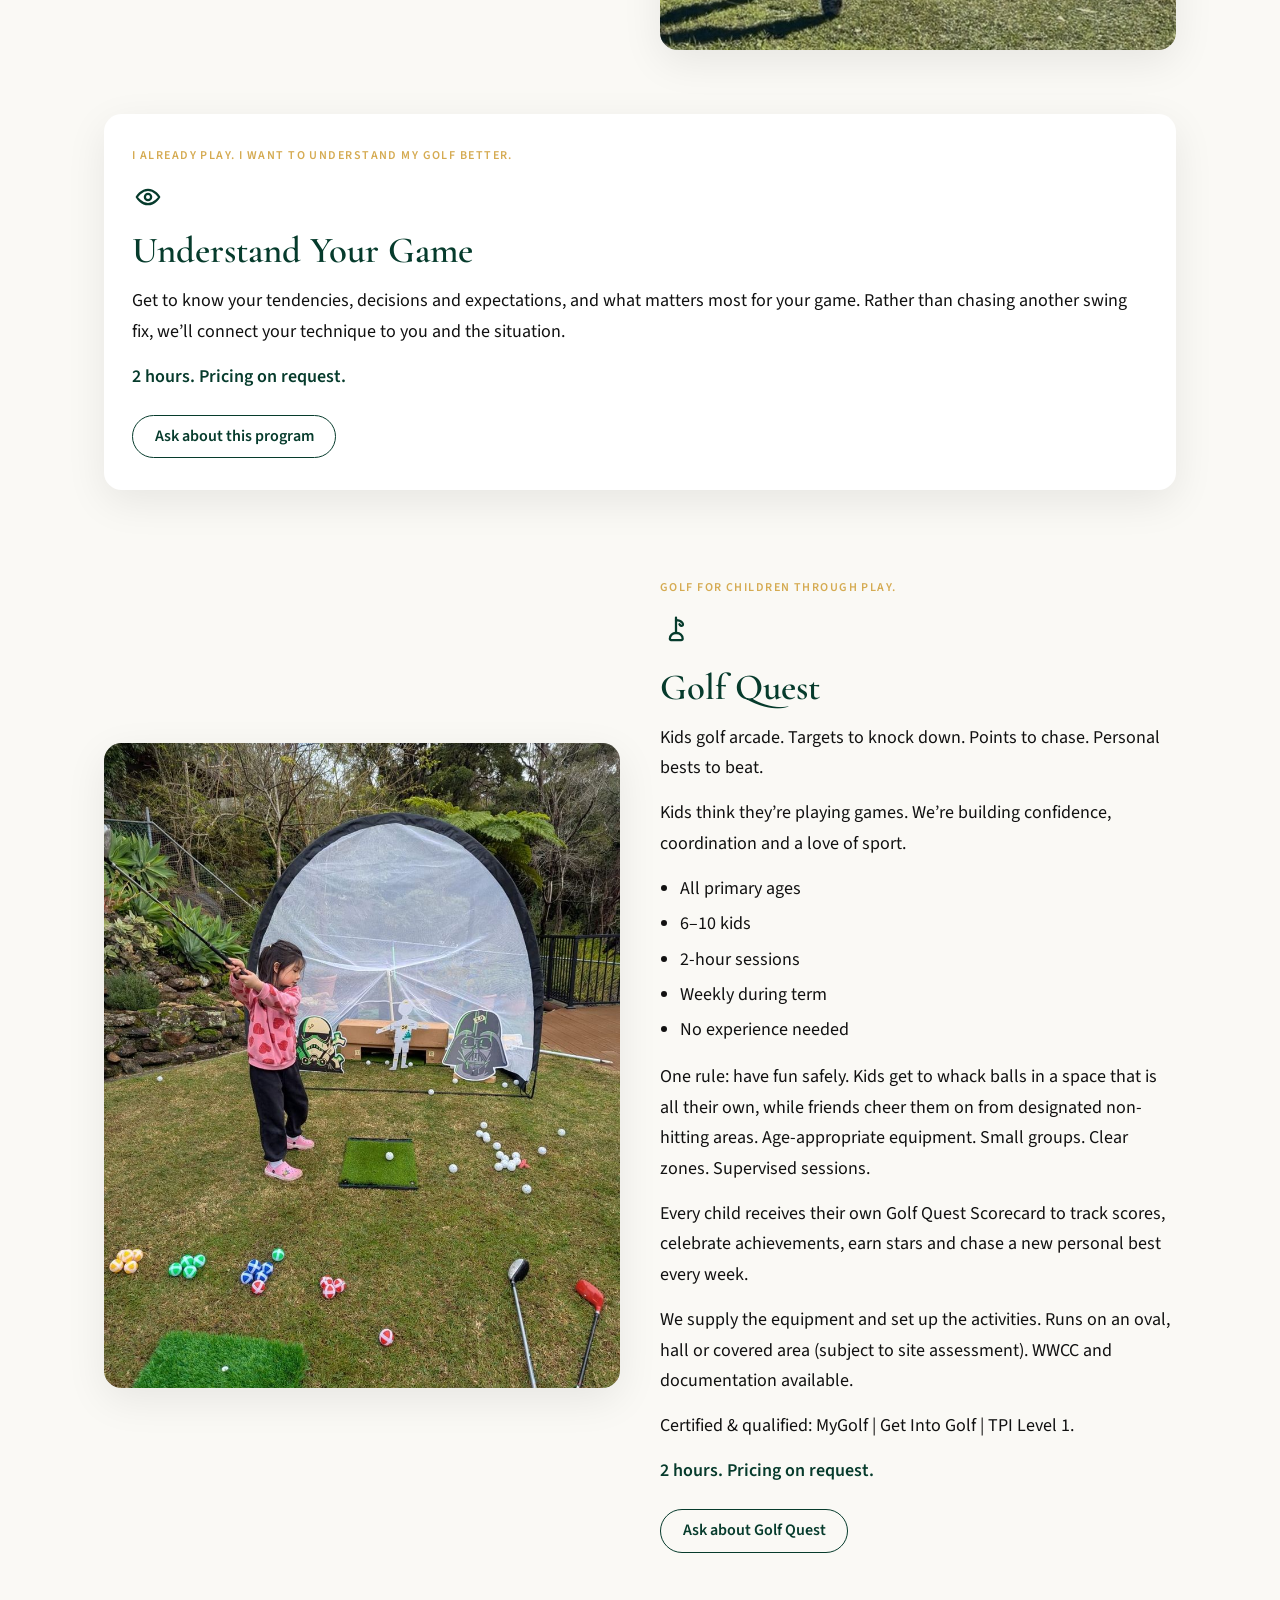
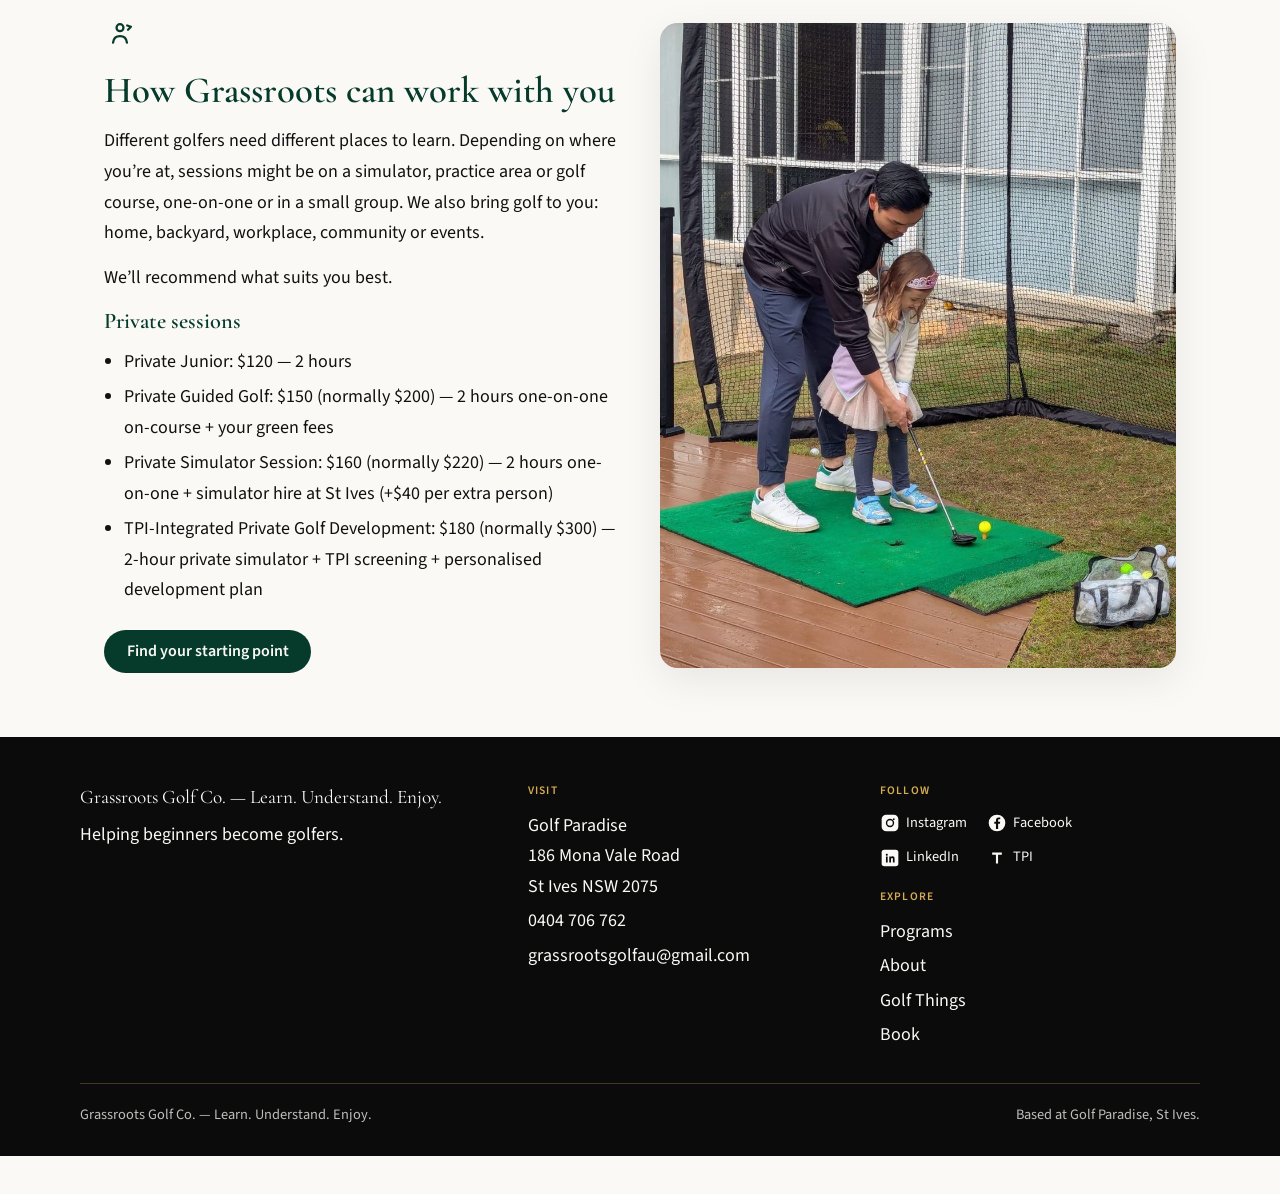
<file: who-we-help.html>
<!DOCTYPE html>
<html lang="en-AU">
<head>
  <meta charset="UTF-8">
  <meta http-equiv="refresh" content="0; url=programs.html">
  <link rel="canonical" href="programs.html">
  <title>Redirecting to Programs — Grassroots Golf Co.</title>
  <meta name="robots" content="noindex">
</head>
<body>
  <p>This page has moved to <a href="programs.html">Programs</a>.</p>
</body>
</html>
</file>
<file: styles-v2.css>
/* Grassroots Golf Co. — website v2
   Palette matches the live site. Hierarchy: black > green > gold. */

:root {
  --cream: #FAF9F5;
  --cream-soft: #F1EEE6;
  --ink: #0B0B0B;
  --ink-soft: #161616;
  --green: #063B2C;
  --green-shade: #04281E;
  --gold: #D5AB52;
  --gold-soft: #E3C37A;
  --black: #111111;
  --black-muted: #333333;
  --text: #111111;
  --header-h: 4.5rem;
  --shadow: 0 12px 40px rgba(11, 11, 11, 0.08);
  --radius: 1.1rem;
  --max: 70rem;
  --font-body: "Source Sans 3", "Segoe UI", sans-serif;
  --font-display: "Cormorant Garamond", Georgia, serif;
  --icon-fg: #FAF9F5;
}

*,
*::before,
*::after {
  box-sizing: border-box;
  margin: 0;
  padding: 0;
}

html {
  scroll-behavior: smooth;
}

body {
  font-family: var(--font-body);
  font-size: 1.125rem;
  line-height: 1.7;
  color: var(--text);
  background: var(--cream);
  min-height: 100vh;
}

img {
  max-width: 100%;
  height: auto;
  display: block;
}

a {
  color: var(--green);
}

a:hover {
  color: var(--ink);
}

.skip {
  position: absolute;
  left: 1rem;
  top: -4rem;
  background: var(--ink);
  color: var(--cream);
  padding: 0.5rem 0.8rem;
  z-index: 200;
}

.skip:focus {
  top: 0.75rem;
}

/* Header */
.site-header {
  position: sticky;
  top: 0;
  z-index: 100;
  background: var(--ink);
  color: var(--cream);
  min-height: var(--header-h);
  border-bottom: 1px solid rgba(213, 171, 82, 0.35);
}

.header-inner {
  max-width: var(--max);
  margin: 0 auto;
  padding: 0 1.5rem;
  min-height: var(--header-h);
  display: flex;
  align-items: center;
  justify-content: space-between;
  gap: 1rem;
}

.logo {
  display: flex;
  align-items: center;
  gap: 0.7rem;
  color: var(--cream);
  text-decoration: none;
  font-family: var(--font-display);
  font-weight: 600;
  letter-spacing: 0.04em;
  text-transform: uppercase;
  font-size: 0.95rem;
}

.logo:hover {
  color: var(--gold-soft);
}

.logo img {
  width: 2.5rem;
  height: 2.5rem;
  object-fit: cover;
  border-radius: 50%;
}

.nav-toggle {
  display: none;
  width: 2.75rem;
  height: 2.75rem;
  border: 0;
  background: var(--ink-soft);
  cursor: pointer;
  border-radius: 0.4rem;
  position: relative;
}

.nav-toggle-bar,
.nav-toggle-bar::before,
.nav-toggle-bar::after {
  display: block;
  width: 1.15rem;
  height: 2px;
  background: var(--cream);
  position: absolute;
  left: 50%;
  top: 50%;
  transform: translate(-50%, -50%);
}

.nav-toggle-bar::before,
.nav-toggle-bar::after {
  content: "";
}

.nav-toggle-bar::before { transform: translate(-50%, calc(-50% - 5px)); }
.nav-toggle-bar::after { transform: translate(-50%, calc(-50% + 5px)); }

.nav-toggle[aria-expanded="true"] .nav-toggle-bar { background: transparent; }
.nav-toggle[aria-expanded="true"] .nav-toggle-bar::before {
  transform: translate(-50%, -50%) rotate(45deg);
}
.nav-toggle[aria-expanded="true"] .nav-toggle-bar::after {
  transform: translate(-50%, -50%) rotate(-45deg);
}

#site-nav ul {
  list-style: none;
  display: flex;
  align-items: center;
  gap: 1.5rem;
}

#site-nav a {
  color: var(--cream);
  text-decoration: none;
  font-size: 0.95rem;
  font-weight: 500;
  letter-spacing: 0.02em;
}

#site-nav a:hover,
#site-nav a[aria-current="page"] {
  color: var(--gold);
}

/* Layout */
main {
  overflow-x: hidden;
}

.wrap {
  max-width: var(--max);
  margin: 0 auto;
  padding: 0 1.5rem;
}

.section {
  padding: 4rem 0;
}

.section-tight {
  padding: 3rem 0;
}

.eyebrow {
  text-transform: uppercase;
  letter-spacing: 0.12em;
  font-size: 0.75rem;
  font-weight: 600;
  color: var(--gold);
  margin-bottom: 0.6rem;
}

h1, h2, h3 {
  font-family: var(--font-display);
  font-weight: 600;
  line-height: 1.15;
  color: var(--green);
}

h1 { font-size: clamp(2.2rem, 4.5vw, 3.4rem); margin-bottom: 1rem; }
h2 { font-size: clamp(1.7rem, 3vw, 2.3rem); margin-bottom: 0.85rem; }
h3 { font-size: 1.4rem; margin-bottom: 0.5rem; }

.lede,
.section p {
  margin-bottom: 0.9rem;
}

.section p:last-child,
.card p:last-child {
  margin-bottom: 0;
}

/* Buttons */
.btn {
  display: inline-block;
  padding: 0.7rem 1.35rem;
  margin: 0.5rem 0.6rem 0 0;
  text-decoration: none;
  border-radius: 999px;
  font-weight: 600;
  font-size: 1rem;
  border: 1px solid transparent;
  line-height: 1.2;
}

.btn.primary {
  background: var(--green);
  color: var(--cream);
}

.btn.primary:hover {
  background: var(--green-shade);
  color: var(--cream);
}

.btn.secondary {
  background: transparent;
  color: var(--green);
  border-color: var(--green);
}

.btn.secondary:hover {
  border-color: var(--gold);
  color: var(--ink);
}

.band .btn.secondary,
.cta .btn.secondary {
  color: var(--cream);
  border-color: var(--gold);
}

.band .btn.secondary:hover,
.cta .btn.secondary:hover {
  color: var(--gold-soft);
}

.cta .btn.primary {
  background: var(--gold);
  color: var(--ink);
}

.cta .btn.primary:hover {
  background: var(--gold-soft);
  color: var(--ink);
}

/* Hero */
.hero {
  padding: 3.5rem 0 4rem;
}

.hero-grid {
  display: grid;
  grid-template-columns: 1.1fr 0.9fr;
  gap: 3rem;
  align-items: center;
}

.hero-photo {
  border-radius: var(--radius);
  overflow: hidden;
  box-shadow: var(--shadow);
  border: 1px solid rgba(213, 171, 82, 0.4);
}

.hero-photo img {
  width: 100%;
  height: 100%;
  object-fit: cover;
  aspect-ratio: 4 / 3;
}

/* Cards */
.cards {
  display: grid;
  grid-template-columns: repeat(3, 1fr);
  gap: 1.25rem;
  margin: 1.75rem 0;
}

.card {
  background: #fff;
  padding: 1.5rem 1.35rem 1.4rem;
  border-radius: var(--radius);
  box-shadow: var(--shadow);
  position: relative;
}

.card::before {
  content: "";
  position: absolute;
  left: 1.35rem;
  right: 1.35rem;
  top: 0;
  height: 3px;
  background: var(--gold);
  border-radius: 0 0 2px 2px;
}

.card-icon {
  width: 2rem;
  height: 2rem;
  color: var(--green);
  margin-bottom: 0.7rem;
}

.card p + p {
  margin-top: 0.7rem;
}

/* Dark band */
.band {
  background: var(--ink);
  color: var(--cream);
  padding: 3.5rem 0;
}

.band h2,
.band h3 {
  color: var(--cream);
}

.band p {
  color: rgba(250, 249, 245, 0.88);
}

.band .cards .card {
  background: var(--ink-soft);
  color: var(--cream);
  box-shadow: none;
  border: 1px solid rgba(213, 171, 82, 0.28);
}

.band .card h3 { color: var(--gold); }
.band .card-icon { color: var(--gold); }

/* Split media */
.split {
  display: grid;
  grid-template-columns: 1fr 1fr;
  gap: 2.5rem;
  align-items: center;
}

.split img {
  width: 100%;
  border-radius: var(--radius);
  object-fit: cover;
  aspect-ratio: 4 / 5;
  box-shadow: var(--shadow);
}

.split.wide img { aspect-ratio: 4 / 3; }

/* Price */
.price {
  font-weight: 600;
  color: var(--green);
  margin: 0.75rem 0;
}

.program {
  background: #fff;
  border-radius: var(--radius);
  padding: 2rem 1.75rem;
  margin-bottom: 1.5rem;
  box-shadow: var(--shadow);
}

.program .card-icon {
  margin-bottom: 0.4rem;
}

.section ul,
.section ol,
.program ul,
.program ol {
  margin: 0.8rem 0 1rem 1.25rem;
}

.section li + li,
.program li + li {
  margin-top: 0.3rem;
}

/* Golf things */
.things article {
  margin-bottom: 1.25rem;
  padding-bottom: 1.15rem;
  border-bottom: 1px solid rgba(213, 171, 82, 0.35);
}

.things article:last-child {
  border-bottom: 0;
}

.things h2 {
  font-size: 1.45rem;
  margin-bottom: 0.35rem;
}

/* CTA */
.cta {
  background: var(--ink);
  color: var(--cream);
  padding: 3.5rem 0;
  text-align: center;
}

.cta h2 { color: var(--cream); }
.cta p { max-width: 38rem; margin-left: auto; margin-right: auto; }

/* Forms */
form label {
  display: block;
  margin: 1rem 0 0.25rem;
  font-weight: 500;
}

input,
textarea,
button.btn {
  font: inherit;
}

input,
textarea {
  width: 100%;
  max-width: 36rem;
  padding: 0.65rem 0.75rem;
  border: 1px solid rgba(6, 59, 44, 0.35);
  background: #fff;
  border-radius: 0.4rem;
  color: var(--text);
}

input:focus,
textarea:focus {
  outline: 2px solid var(--gold);
  border-color: var(--green);
}

button.btn {
  cursor: pointer;
  border-style: solid;
}

.faq details {
  border-bottom: 1px solid rgba(213, 171, 82, 0.35);
  padding: 0.9rem 0;
}

.faq summary {
  cursor: pointer;
  font-weight: 600;
  color: var(--green);
}

.faq details p {
  margin-top: 0.5rem;
}

/* Footer */
.site-footer {
  background: var(--ink);
  color: var(--cream);
  padding: 2.75rem 1.5rem 1.75rem;
  margin-top: 0;
  --icon-fg: #0B0B0B;
}

.footer-grid {
  max-width: var(--max);
  margin: 0 auto;
  display: grid;
  grid-template-columns: 1.3fr 1fr 1fr;
  gap: 2rem;
  text-align: left;
}

.site-footer a {
  color: var(--cream);
  text-decoration: none;
}

.site-footer a:hover {
  color: var(--gold);
}

.site-footer .tagline {
  font-family: var(--font-display);
  font-size: 1.2rem;
  margin-bottom: 0.4rem;
}

.footer-label {
  color: var(--gold);
  text-transform: uppercase;
  letter-spacing: 0.1em;
  font-size: 0.72rem;
  font-weight: 600;
  margin-bottom: 0.6rem;
}

.site-footer ul {
  list-style: none;
}

.site-footer li + li,
.site-footer .contact-list p + p {
  margin-top: 0.25rem;
}

.social {
  display: grid;
  grid-template-columns: repeat(2, max-content);
  gap: 0.65rem 1.2rem;
  align-items: center;
  margin-top: 0.35rem;
}

.social a,
.social .social-item {
  display: inline-flex;
  align-items: center;
  gap: 0.4rem;
  color: var(--cream);
  text-decoration: none;
  font-size: 0.9rem;
}

.social svg {
  width: 1.25rem;
  height: 1.25rem;
  flex: none;
  color: var(--cream);
}

.footer-base {
  max-width: var(--max);
  margin: 2rem auto 0;
  padding-top: 1.2rem;
  border-top: 1px solid rgba(213, 171, 82, 0.28);
  display: flex;
  justify-content: space-between;
  gap: 1rem;
  font-size: 0.9rem;
  color: rgba(250, 249, 245, 0.75);
}

@media (max-width: 860px) {
  .hero-grid,
  .split,
  .cards,
  .footer-grid {
    grid-template-columns: 1fr;
  }

  .nav-toggle { display: block; }

  #site-nav {
    display: none;
    position: absolute;
    left: 0;
    right: 0;
    top: var(--header-h);
    background: var(--ink);
    padding: 0.5rem 1.5rem 1.25rem;
    border-bottom: 1px solid rgba(213, 171, 82, 0.35);
  }

  body.nav-open #site-nav { display: block; }

  #site-nav ul {
    flex-direction: column;
    align-items: flex-start;
    gap: 0.85rem;
  }

  .hero-photo { order: -1; }
  .footer-base { flex-direction: column; }
}

@media (max-width: 600px) {
  .section { padding: 3rem 0; }
  .header-inner { padding: 0 1rem; }
  .wrap { padding: 0 1rem; }
}
</file>
